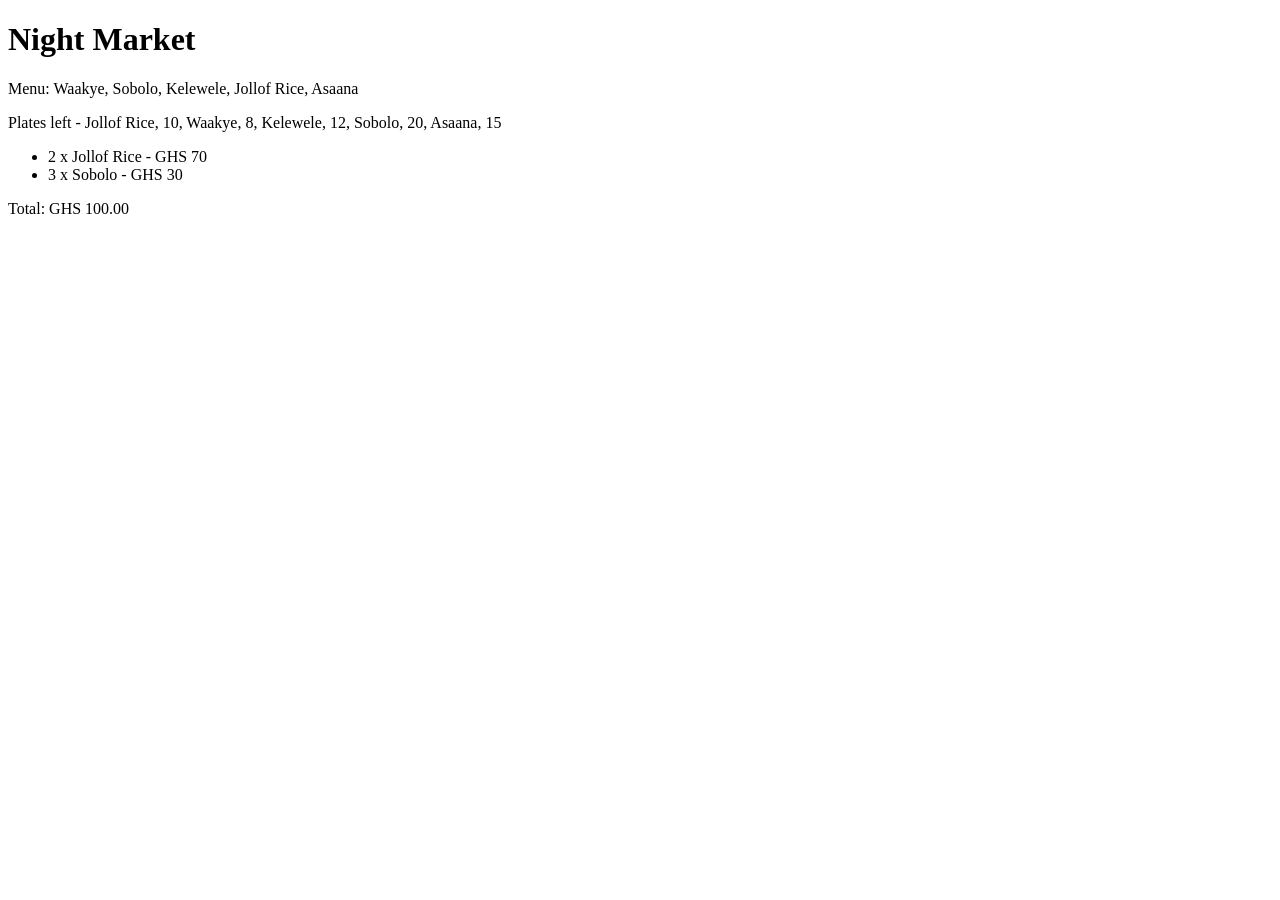
<file: lesson_10/index.html>
<!DOCTYPE html>
<html>

<head>
    <title>Night Market</title>
</head>

<body>
    <h1 id="bar-name"></h1>
    <p id="menu"></p>
    <p id="stock"></p>
    <ul id="order"></ul>
    <p id="total"></p>

    <script src="chopbar.js"></script>
</body>

</html>
</file>
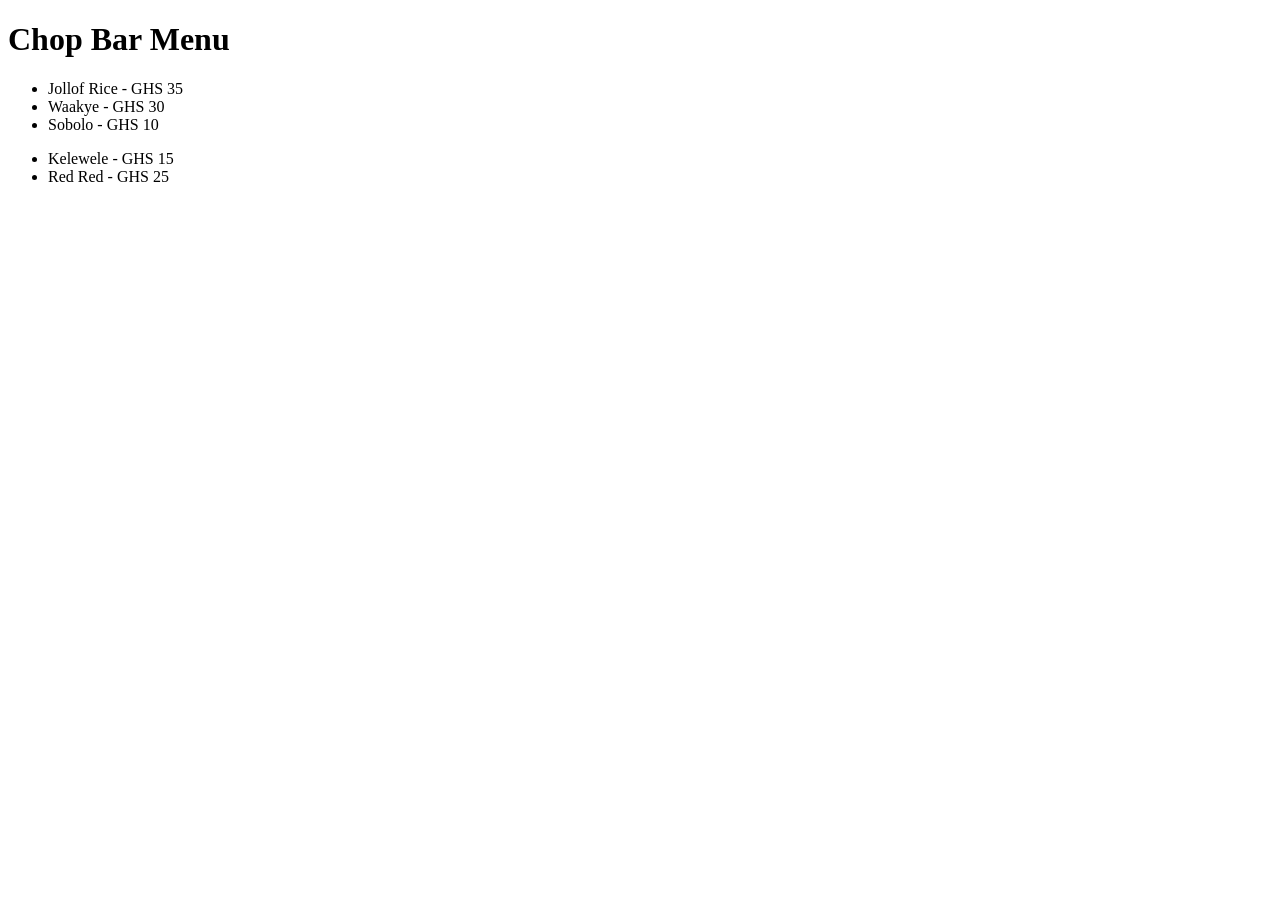
<file: lesson_11/index.html>
<!DOCTYPE html>
<html>

<head>
    <title>Night Market</title>
</head>

<body>
    <h1>Chop Bar Menu</h1>
    <ul id="menu"></ul>
    <ul id="specials"></ul>
    <p id="confirmation"></p>

    <script src="chopbar.js"></script>
</body>

</html>
</file>
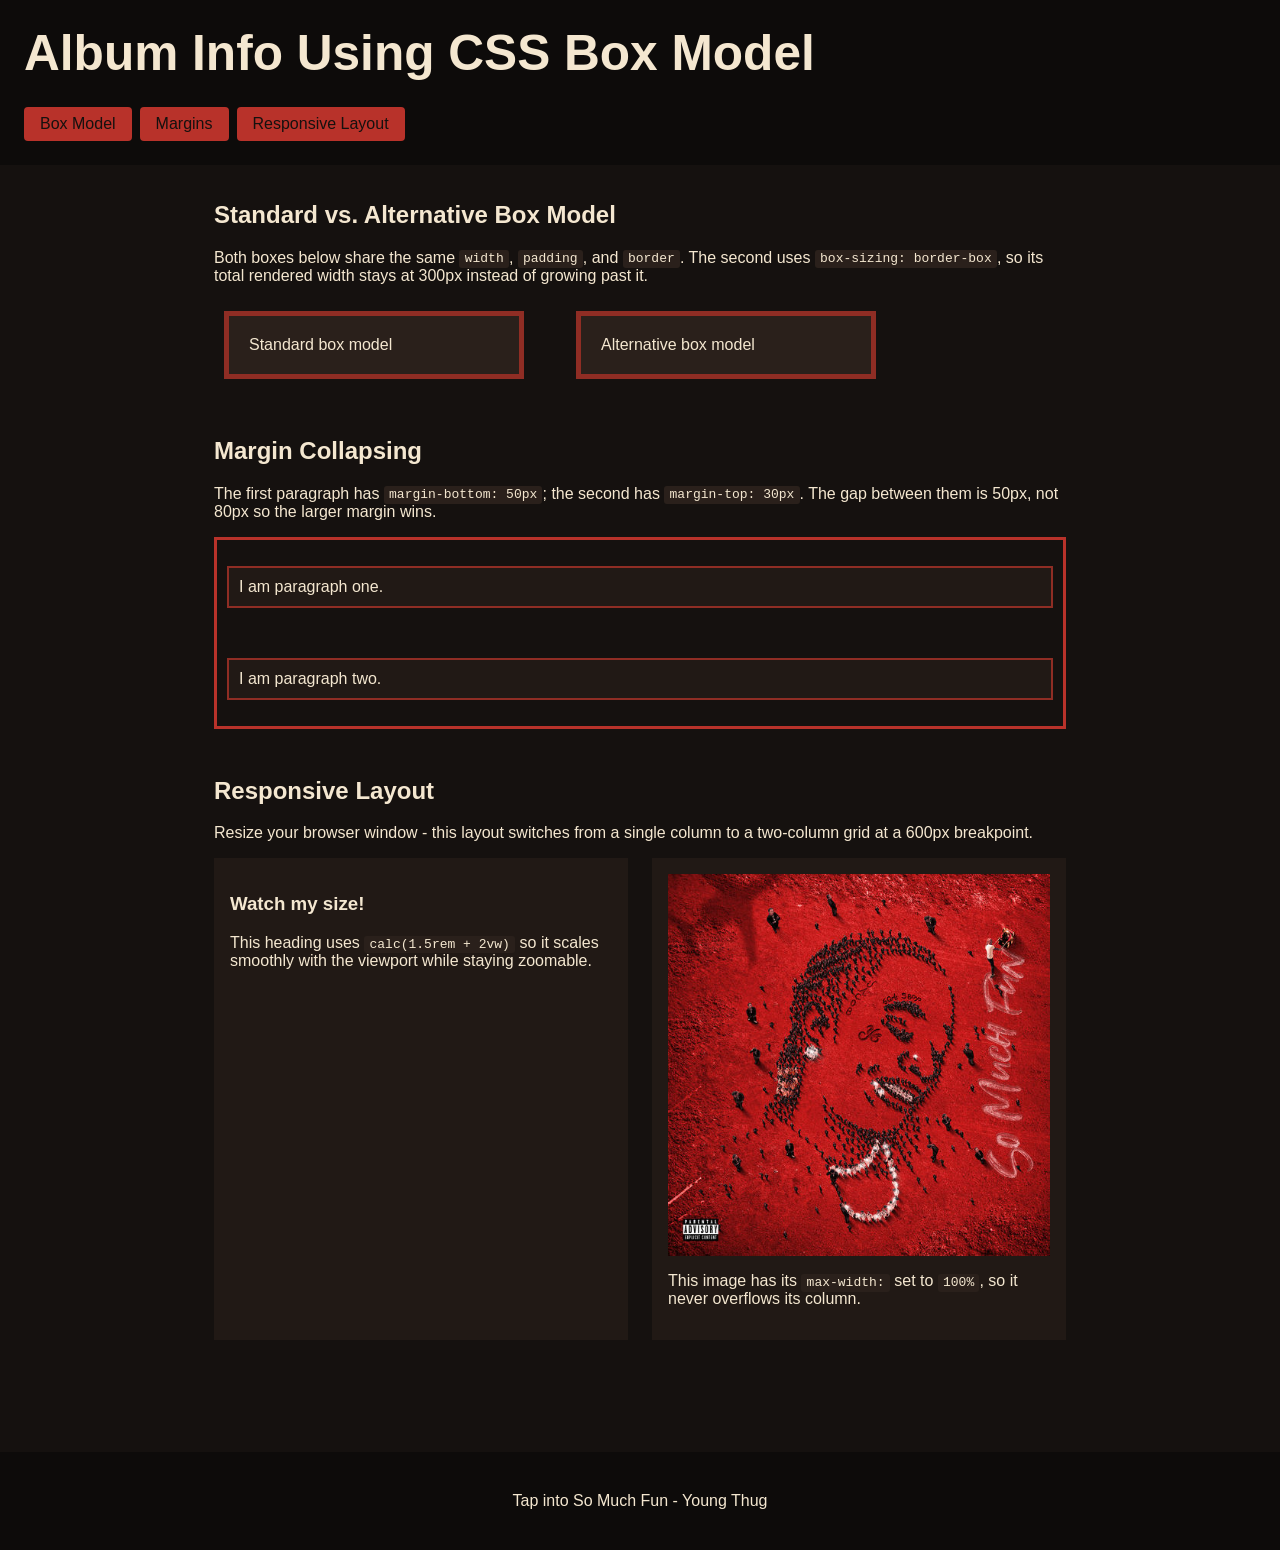
<file: lesson_7/index.html>
<!DOCTYPE html>
<html lang="en">
<head>
  <meta charset="UTF-8" />
  <meta name="viewport" content="width=device-width" />
  <title>Album Info Using CSS Box Model</title>
  <link rel="stylesheet" href="styles.css" />
</head>
<body>

  <header>
    <h1>Album Info Using CSS Box Model</h1>
    <nav>
      <ul class="nav-list">
        <li><a href="#box-model">Box Model</a></li>
        <li><a href="#margins">Margins</a></li>
        <li><a href="#responsive">Responsive Layout</a></li>
      </ul>
    </nav>
  </header>

  <main>

    <section id="box-model">
      <h2>Standard vs. Alternative Box Model</h2>
      <p>Both boxes below share the same <code>width</code>, <code>padding</code>, and <code>border</code>.
         The second uses <code>box-sizing: border-box</code>, so its total rendered width stays at 300px
         instead of growing past it.</p>
      <div class="box-demo">
        <div class="box standard">Standard box model</div>
        <div class="box alternate">Alternative box model</div>
      </div>
    </section>

    <section id="margins">
      <h2>Margin Collapsing</h2>
      <p>The first paragraph has <code>margin-bottom: 50px</code>; the second has
         <code>margin-top: 30px</code>. The gap between them is 50px, not 80px so the larger margin wins.</p>
      <div class="container">
        <p class="p-one">I am paragraph one.</p>
        <p class="p-two">I am paragraph two.</p>
      </div>
    </section>

    <section id="responsive">
      <h2>Responsive Layout</h2>
      <p>Resize your browser window - this layout switches from a single column to a two-column grid
         at a 600px breakpoint.</p>
      <div class="wrapper">
        <div class="col1">
          <h3>Watch my size!</h3>
          <p>This heading uses <code>calc(1.5rem + 2vw)</code> so it scales smoothly with the viewport
             while staying zoomable.</p>
        </div>
        <div class="col2">
          <img src="smf.jpg" alt="An image of the album cover for 'So Much Fun' by Young Thug" />
          <p>This image has its <code>max-width:</code> set to <code>100%</code>, so it never overflows its column.</p>
        </div>
      </div>
    </section>

  </main>

  <footer>
    <p>Tap into So Much Fun - Young Thug</p>
  </footer>

</body>
</html>
</file>
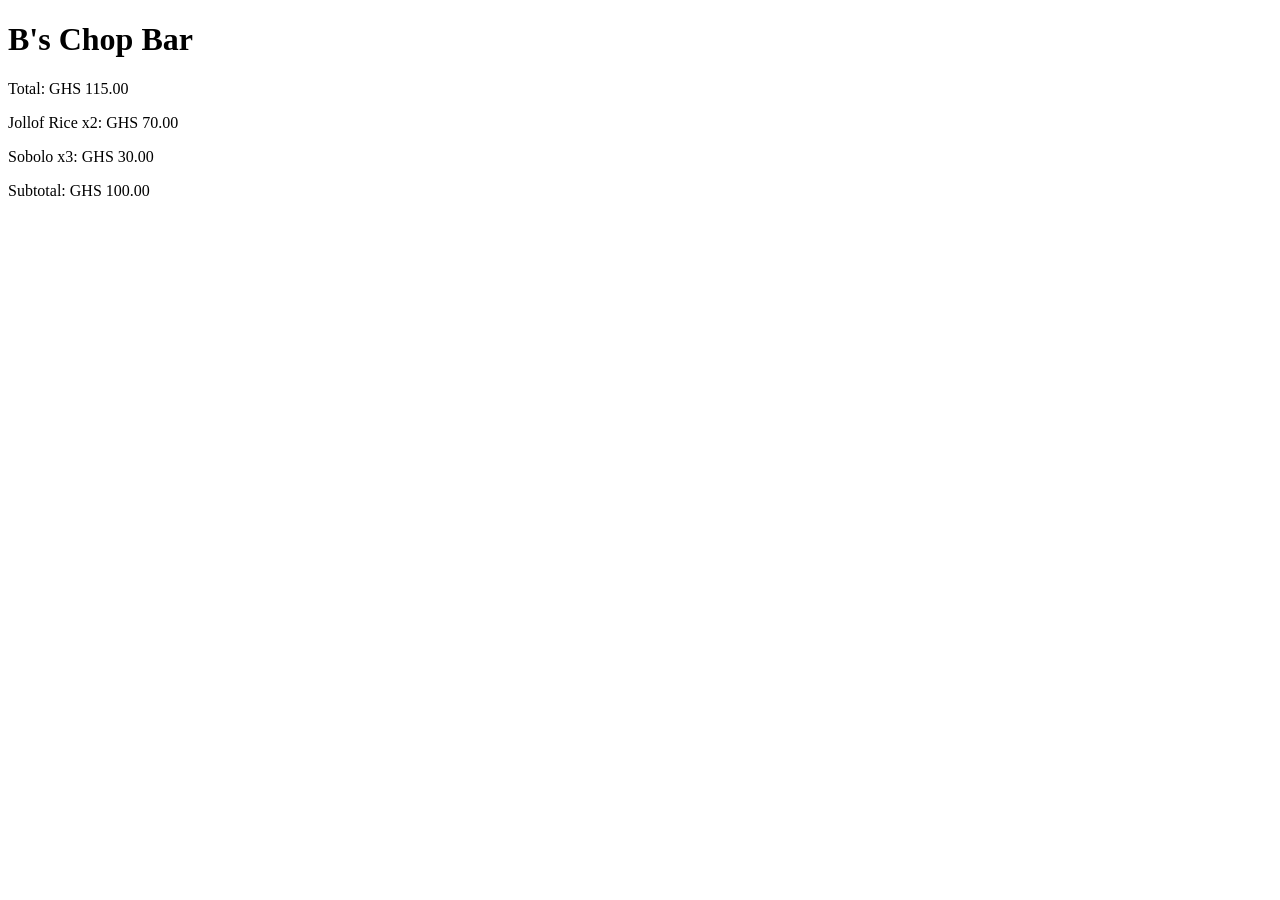
<file: lesson_8/index.html>
<!doctype html>
<html lang="en">
<head>
    <meta charset="UTF-8">
    <meta name="viewport" content="width=device-width, initial-scale=1.0">
    <title>B's Chop Bar</title>
</head>
<body>
    <h1 id ="bar-name"></h1>
    <p id="bill"></p>
    <div id="receipt"></div>

    <noscript>Please enable JavaScript to see your bill</noscript>

    <script src="chopbar.js"></script>
</body>
</html>
</file>
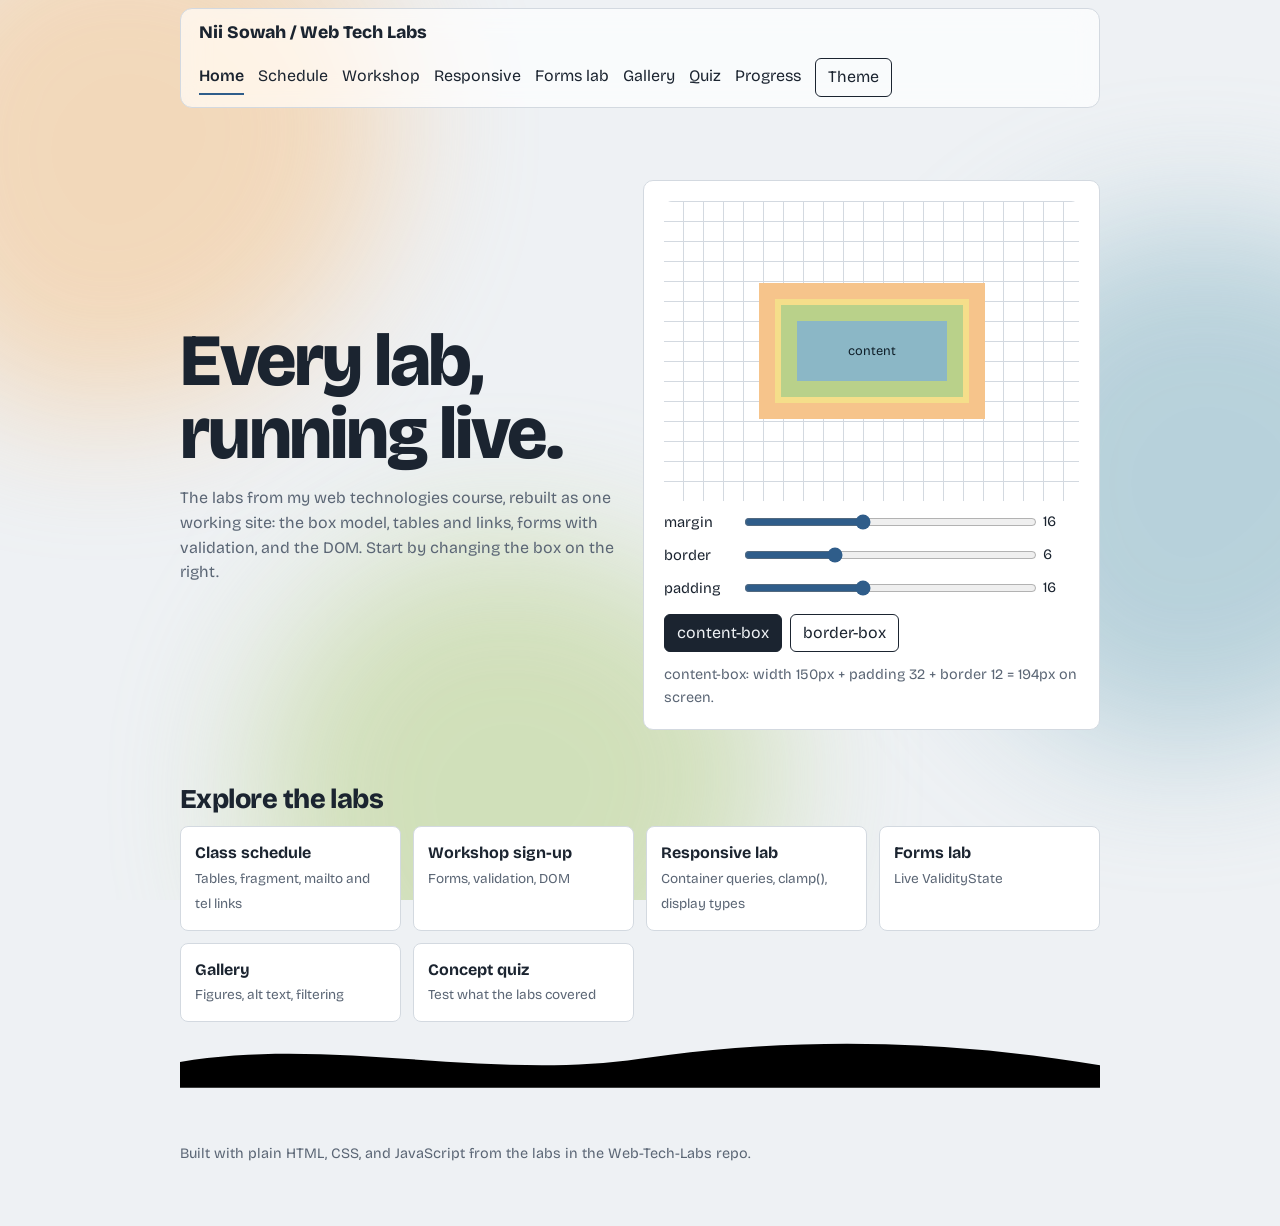
<file: Synthesis/index.html>
<!doctype html>
<html lang="en">
  <head>
    <meta charset="utf-8">
    <meta
      name="viewport"
      content="width=device-width, initial-scale=1, viewport-fit=cover"
    >
    <title>Web Tech Labs: Nii Sowah</title>
    <link
      rel="stylesheet"
      href="https://fonts.googleapis.com/css2?family=Bricolage+Grotesque:wght@400;600;800&display=swap"
    >
    <link rel="stylesheet" href="styles.css">
  </head>

  <body>
    <div class="blobs" aria-hidden="true">
      <i></i>
      <i></i>
      <i></i>
    </div>

    <div class="wrap">
      <header class="top">
        <strong>Nii Sowah / Web Tech Labs</strong>
        <nav aria-label="Pages">
          <a href="#home">Home</a>
          <a href="#schedule">Schedule</a>
          <a href="#signup">Workshop</a>
          <a href="#responsive">Responsive</a>
          <a href="#forms">Forms lab</a>
          <a href="#gallery">Gallery</a>
          <a href="#quiz">Quiz</a>
          <a href="#progress">Progress</a>
          <button id="theme" type="button" aria-label="Toggle dark mode">
            Theme
          </button>
        </nav>
      </header>

      <main>
        <section class="page on" id="home">
          <div class="hero">
            <div>
              <h1>Every lab, running live.</h1>
              <p class="lede">
                The labs from my web technologies course, rebuilt as one
                working site: the box model, tables and links, forms with
                validation, and the DOM. Start by changing the box on the
                right.
              </p>
            </div>

            <div class="lab" aria-label="Box model playground">
              <div class="stage">
                <div id="L-m">
                  <div id="L-b">
                    <div id="L-p">
                      <div id="L-c">content</div>
                    </div>
                  </div>
                </div>
              </div>

              <div class="ctrl">
                <label for="rm">margin</label>
                <input id="rm" type="range" min="0" max="40" value="16">
                <output id="om">16</output>
              </div>
              <div class="ctrl">
                <label for="rb">border</label>
                <input id="rb" type="range" min="0" max="20" value="6">
                <output id="ob">6</output>
              </div>
              <div class="ctrl">
                <label for="rp">padding</label>
                <input id="rp" type="range" min="0" max="40" value="16">
                <output id="op">16</output>
              </div>

              <div class="seg" role="group" aria-label="box-sizing">
                <button
                  type="button"
                  data-bs="content-box"
                  aria-pressed="true"
                >
                  content-box
                </button>
                <button
                  type="button"
                  data-bs="border-box"
                  aria-pressed="false"
                >
                  border-box
                </button>
              </div>
              <p class="read" id="read" aria-live="polite"></p>
            </div>
          </div>

          <h2 style="margin-top: 48px">Explore the labs</h2>
          <div class="cards" id="cards"></div>
        </section>

        <section class="page" id="schedule">
          <h2>Class schedule</h2>
          <p class="lede">
            From the links and tables lab. Click a course to jump to its
            details, using fragment links.
          </p>
          <div class="scroll">
            <table>
              <caption>Weekly class schedule, fall semester</caption>
              <thead>
                <tr>
                  <th scope="col">Time</th>
                  <th scope="col">Monday</th>
                  <th scope="col">Tuesday</th>
                  <th scope="col">Wednesday</th>
                  <th scope="col">Thursday</th>
                  <th scope="col">Friday</th>
                </tr>
              </thead>
              <tbody id="rows"></tbody>
            </table>
          </div>
          <div class="courses" id="courses"></div>
        </section>

        <section class="page" id="signup">
          <h2>Workshop sign-up</h2>
          <p class="lede">
            From the forms lab. HTML attributes handle the validation, CSS
            shows the state, and the DOM builds the confirmation.
          </p>
          <div class="lab">
            <form id="f" novalidate>
              <div class="field">
                <label for="name">Name</label>
                <input
                  type="text"
                  id="name"
                  name="name"
                  required
                  minlength="2"
                  autocomplete="name"
                >
              </div>
              <div class="field">
                <label for="email">Email</label>
                <input
                  type="email"
                  id="email"
                  name="email"
                  required
                  autocomplete="email"
                >
                <span class="hint">Used only to send your workshop link.</span>
              </div>
              <div class="field">
                <label for="phone">Phone (optional)</label>
                <input
                  type="tel"
                  id="phone"
                  name="phone"
                  pattern="[0-9 +().\-]{7,}"
                  placeholder="555-0100"
                >
              </div>

              <fieldset>
                <legend>Experience level</legend>
                <label>
                  <input
                    type="radio"
                    name="level"
                    value="beginner"
                    required
                    checked
                  >
                  Beginner
                </label>
                <label>
                  <input
                    type="radio"
                    name="level"
                    value="intermediate"
                  >
                  Intermediate
                </label>
                <label>
                  <input type="radio" name="level" value="advanced">
                  Advanced
                </label>
              </fieldset>

              <fieldset>
                <legend>Topics you want</legend>
                <label>
                  <input
                    type="checkbox"
                    name="topics"
                    value="CSS and layout"
                  >
                  CSS and layout
                </label>
                <label>
                  <input
                    type="checkbox"
                    name="topics"
                    value="Form validation"
                  >
                  Form validation
                </label>
                <label>
                  <input
                    type="checkbox"
                    name="topics"
                    value="DOM and JavaScript"
                  >
                  DOM and JavaScript
                </label>
              </fieldset>

              <div class="field">
                <label for="bio">
                  One thing you want to build (optional)
                </label>
                <textarea
                  id="bio"
                  name="bio"
                  maxlength="120"
                ></textarea>
                <output class="hint" for="bio" id="cnt">
                  120 characters left
                </output>
              </div>
              <button class="primary" type="submit">Reserve my spot</button>
            </form>

            <div id="done" tabindex="-1">
              <h3>You're in.</h3>
              <dl id="sum"></dl>
              <button type="button" id="again">
                Sign up another person
              </button>
            </div>
          </div>
        </section>

        <section class="page" id="progress">
          <h2>Lab progress</h2>
          <p class="lede">
            Last repo check: 11 commits, lessons 8 to 11 still empty. Add
            content there and I'll build the next pages.
          </p>
          <ul class="labs" id="labs"></ul>
        </section>

        <section class="page" id="responsive">
          <h2>Responsive lab</h2>
          <p class="lede">
            From the box model and responsive lab. Drag the corner of the
            dashed frame, or use the slider. The grid reacts to the frame's
            width with container queries, the same idea as media queries.
          </p>
          <div class="lab">
            <div class="ctrl">
              <label for="fw">frame width</label>
              <input id="fw" type="range" min="240" max="900" value="700">
              <output id="fo">700</output>
            </div>
            <div id="frame">
              <div class="g">
                <div>One</div>
                <div>Two</div>
                <div>Three</div>
                <div>Four</div>
                <div>Five</div>
                <div>Six</div>
              </div>
            </div>
            <p class="read" id="bp" aria-live="polite"></p>
            <p class="fluid">This heading scales with clamp()</p>
            <p class="read">
              Window width: <b id="vw"></b>px. Resize your browser to watch
              the heading change size.
            </p>
          </div>
          <h2 style="margin-top: 32px">Block, inline, inline-block</h2>
          <div class="lab disp">
            <span class="bl">block: takes the full row</span>
            <span class="il">inline: ignores width</span>
            <span class="il">inline: flows with text</span>
            <span class="ib">inline-block: has a size</span>
            <span class="ib">inline-block</span>
          </div>
        </section>

        <section class="page" id="forms">
          <h2>Forms lab</h2>
          <p class="lede">
            From the forms and HTML APIs notes. Pick a constraint, type a
            value, and see the browser's ValidityState update live.
          </p>
          <div class="lab">
            <div class="field">
              <label for="kind">Constraint</label>
              <select id="kind">
                <option value="email">type="email"</option>
                <option value="num">type="number" min=1 max=10</option>
                <option value="pat">pattern="[A-Z]{3}[0-9]{2}"</option>
                <option value="len">required minlength=4</option>
              </select>
            </div>
            <div class="field" style="margin-top: 12px">
              <label for="probe">Try a value</label>
              <input id="probe" type="email" required>
            </div>
            <p class="read" id="msg" aria-live="polite"></p>
            <div id="flags"></div>
          </div>
        </section>

        <section class="page" id="gallery">
          <h2>Gallery</h2>
          <p class="lede">
            From the first HTML lab, which used images with alt text. Your
            meme files weren't available to me, so these are generated
            placeholders. Each one still uses <code>figure</code>,
            <code>figcaption</code> and real <code>alt</code> text.
          </p>
          <div class="seg" id="tags" role="group" aria-label="Filter"></div>
          <div class="gal" id="gal" style="margin-top: 14px"></div>
        </section>

        <section class="page" id="quiz">
          <h2>Concept quiz</h2>
          <p class="lede">Five questions on what the labs covered.</p>
          <div class="lab" id="qbox"></div>
        </section>
      </main>

      <svg
        class="wave"
        viewBox="0 0 1440 90"
        preserveAspectRatio="none"
        aria-hidden="true"
      >
        <path d="M0 50 C240 10 480 80 720 45 S1200 15 1440 55 V90 H0Z"/>
        <path d="M0 65 C300 30 520 90 800 55 S1240 35 1440 70 V90 H0Z"/>
      </svg>

      <footer>
        Built with plain HTML, CSS, and JavaScript from the labs in the
        Web-Tech-Labs repo.
      </footer>
    </div>

    <script src="script.js" defer></script>
  </body>
</html>
</file>
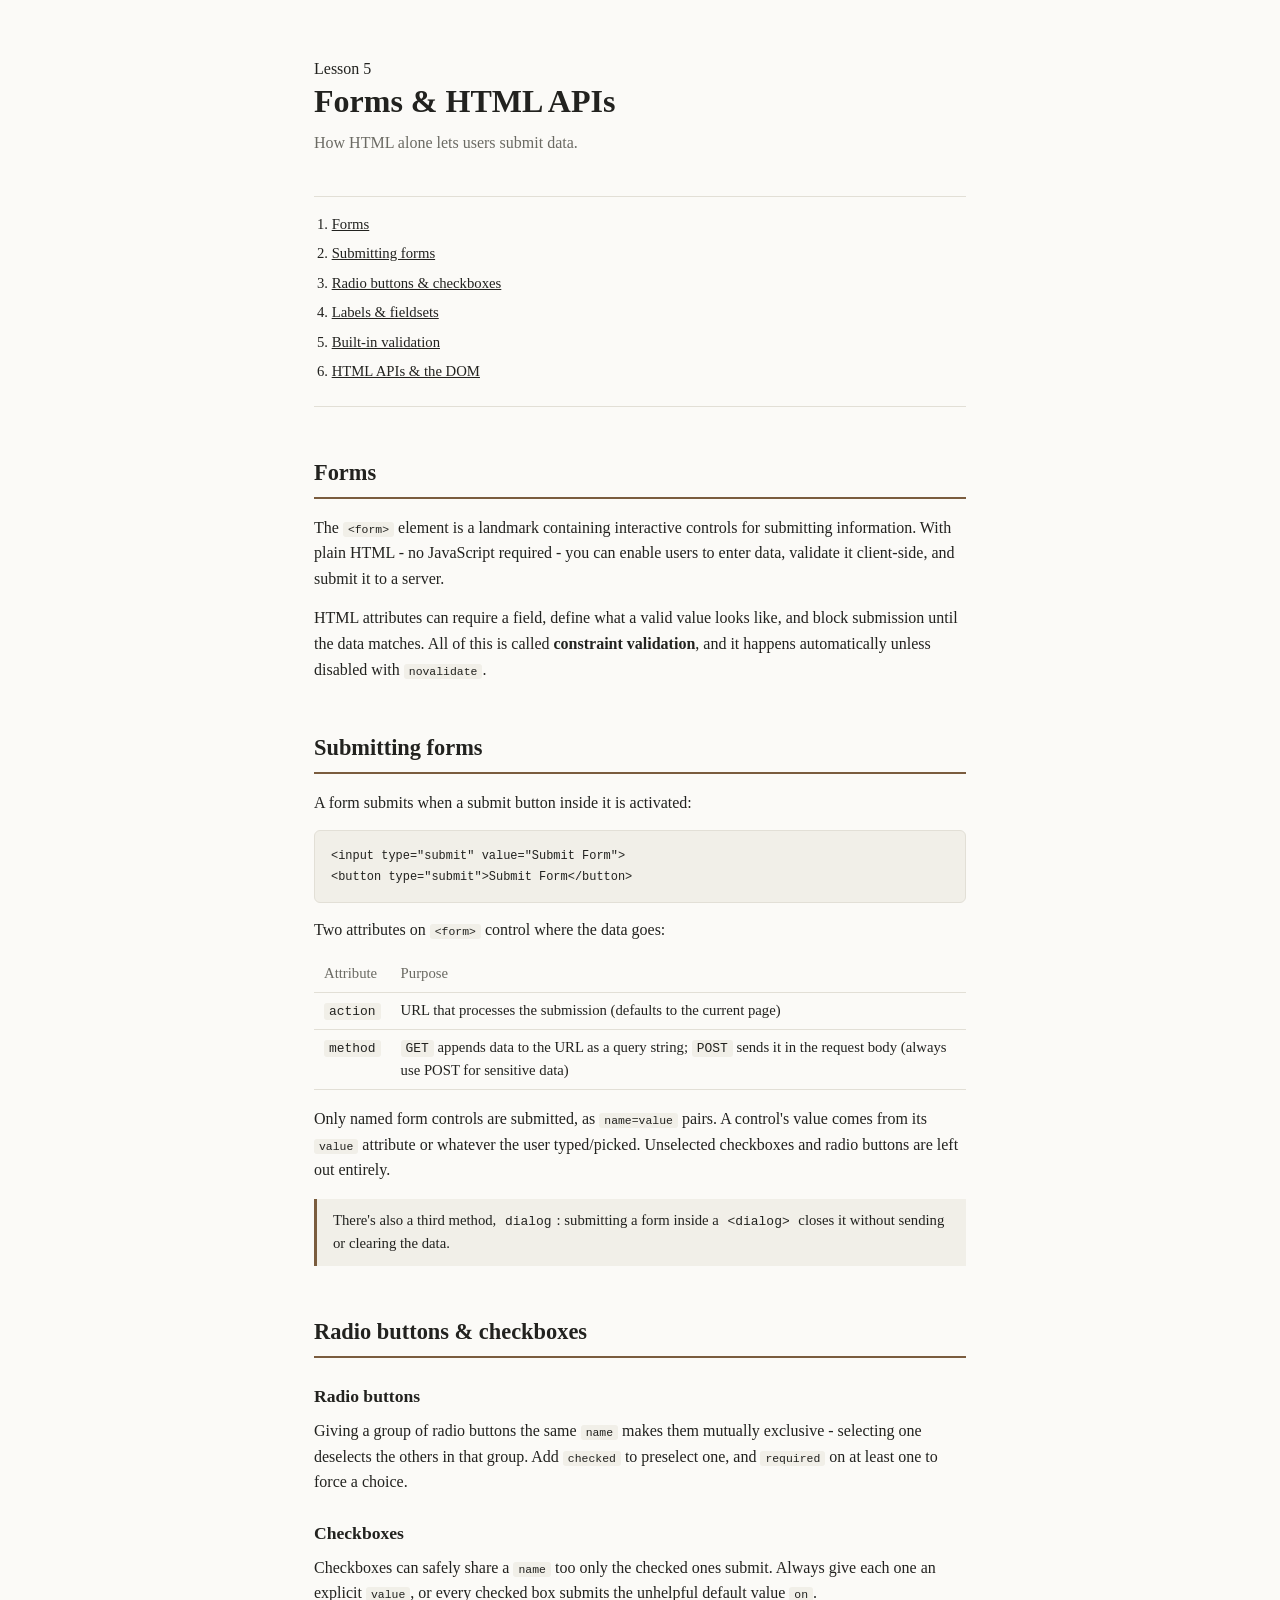
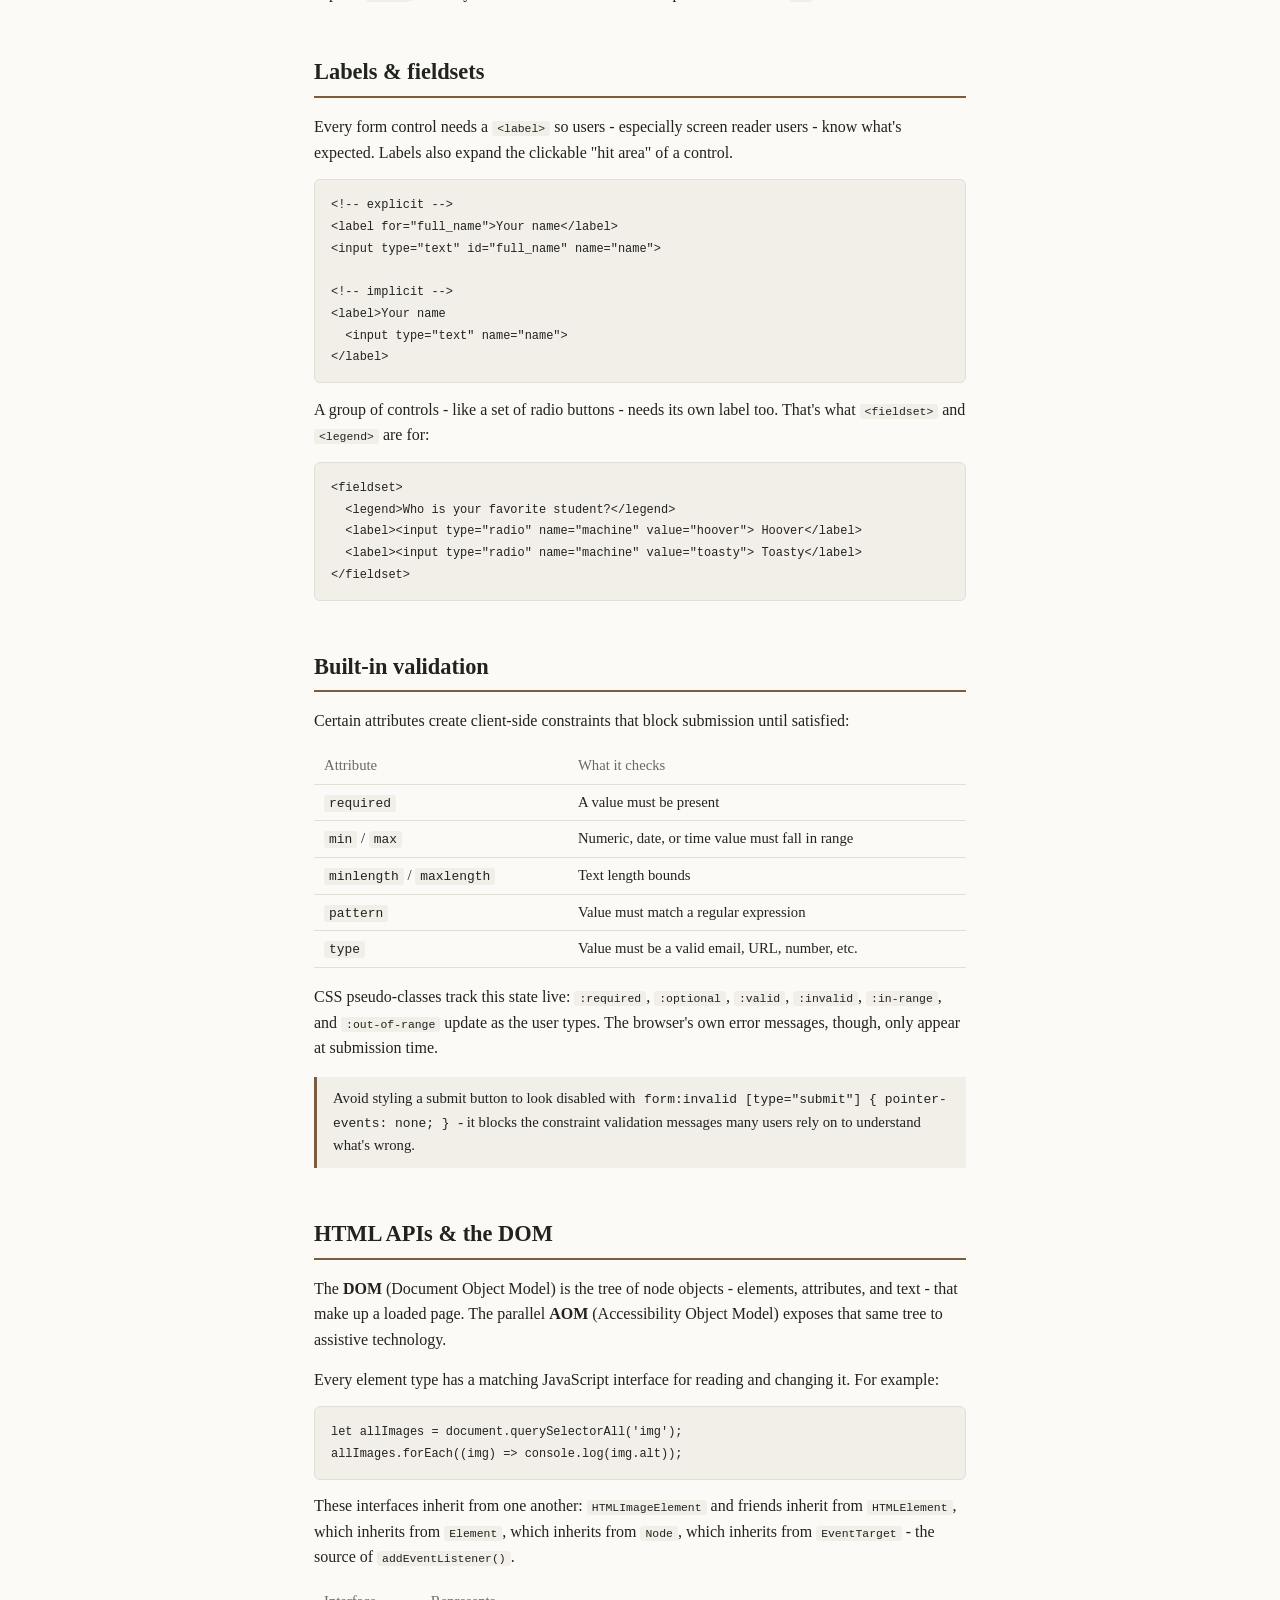
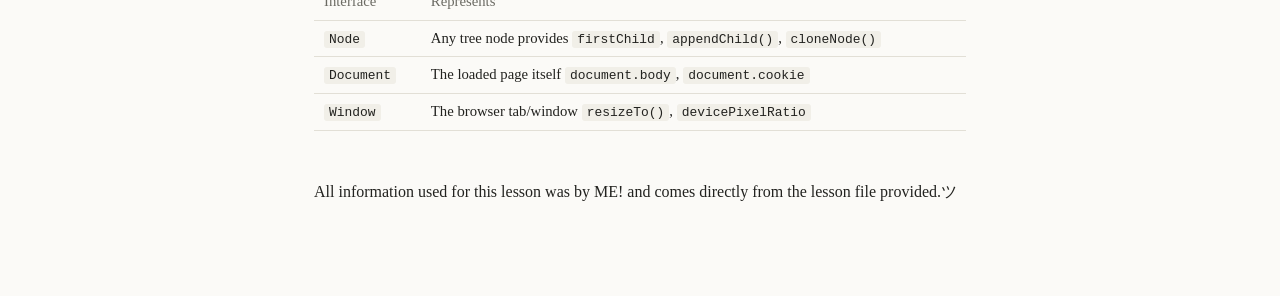
<file: Lesson 5(actually 6).html>
<!doctype html>
<html lang="en">
<head>
<meta charset="utf-8" />
<title>Lesson 5: Forms & HTML APIs ツ</title>
<style>
  :root {
    --bg: #fbfaf7;
    --text: #22221f;
    --dim: #6b6a63;
    --accent: #7a5c3e;
    --line: #e2dfd6;
    --code-bg: #f1efe8;
    padding-top:0px;
    padding-bottom: 0px;
  }
  * { box-sizing: border-box; }
  body {
    margin: 0;
    background: var(--bg);
    color: var(--text);
    line-height: 1.6;
  }
  .wrap { max-width: 700px; margin: 0 auto; padding: 56px 24px 80px; }

  header { margin-bottom: 40px; }
  .kicker { color: var(--accent); font-size: 0.85rem; letter-spacing: 0.03em; margin: 0 0 8px; }
  h1 { font-size: 2rem; line-height: 1.2; margin: 0 0 10px; }
  .sub { color: var(--dim); margin: 0; max-width: 55ch; }

  nav.toc {
    border-top: 1px solid var(--line);
    border-bottom: 1px solid var(--line);
    padding: 16px 0;
    margin: 32px 0 48px;
    font-size: 0.92rem;
  }
  nav.toc ol { margin: 0; padding-left: 1.2em; }
  nav.toc a { color: var(--text); }

  section { margin-bottom: 48px; }
  h2 {
    font-size: 1.4rem;
    border-bottom: 2px solid var(--accent);
    padding-bottom: 6px;
    margin: 0 0 16px;
  }
  h3 { font-size: 1.1rem; margin: 24px 0 8px; }
  p { margin: 0 0 14px; }
  ul, ol { margin: 0 0 14px; padding-left: 1.3em; }
  li { margin-bottom: 6px; }

  code {
    background: var(--code-bg);
    padding: 1px 5px;
    border-radius: 3px;
    font-size: 0.88em;
  }
  pre {
    background: var(--code-bg);
    border: 1px solid var(--line);
    border-radius: 6px;
    padding: 14px 16px;
    overflow-x: auto;
    font-size: 0.85rem;
  }
  pre code { background: none; padding: 0; }

  .note {
    border-left: 3px solid var(--accent);
    background: var(--code-bg);
    padding: 10px 16px;
    font-size: 0.92rem;
    margin: 16px 0;
  }

  table { width: 100%; border-collapse: collapse; margin: 12px 0 16px; font-size: 0.92rem; }
  th, td { text-align: left; padding: 6px 10px; border-bottom: 1px solid var(--line); vertical-align: top; }
  th { color: var(--dim); font-weight: normal; }


</style>
</head>
<body>
<div class="wrap">

  <header>
    <kicker>Lesson 5</kicker>
    <h1>Forms &amp; HTML APIs</h1>
    <p class="sub">How HTML alone lets users submit data.</p>
  </header>

  <nav class="toc">
    <ol>
      <li><a href="#forms">Forms</a></li>
      <li><a href="#submitting">Submitting forms</a></li>
      <li><a href="#controls">Radio buttons &amp; checkboxes</a></li>
      <li><a href="#labels">Labels &amp; fieldsets</a></li>
      <li><a href="#validation">Built-in validation</a></li>
      <li><a href="#apis">HTML APIs &amp; the DOM</a></li>
    </ol>
  </nav>

  <section id="forms">
    <h2>Forms</h2>
    <p>The <code>&lt;form&gt;</code> element is a landmark containing interactive controls for submitting information. With plain HTML - no JavaScript required - you can enable users to enter data, validate it client-side, and submit it to a server.</p>
    <p>HTML attributes can require a field, define what a valid value looks like, and block submission until the data matches. All of this is called <strong>constraint validation</strong>, and it happens automatically unless disabled with <code>novalidate</code>.</p>
  </section>

  <section id="submitting">
    <h2>Submitting forms</h2>
    <p>A form submits when a submit button inside it is activated:</p>
    <pre><code>&lt;input type="submit" value="Submit Form"&gt;
&lt;button type="submit"&gt;Submit Form&lt;/button&gt;</code></pre>
    <p>Two attributes on <code>&lt;form&gt;</code> control where the data goes:</p>
    <table>
      <tr><th>Attribute</th><th>Purpose</th></tr>
      <tr><td><code>action</code></td><td>URL that processes the submission (defaults to the current page)</td></tr>
      <tr><td><code>method</code></td><td><code>GET</code> appends data to the URL as a query string; <code>POST</code> sends it in the request body (always use POST for sensitive data)</td></tr>
    </table>
    <p>Only named form controls are submitted, as <code>name=value</code> pairs. A control's value comes from its <code>value</code> attribute or whatever the user typed/picked. Unselected checkboxes and radio buttons are left out entirely.</p>
    <div class="note">There's also a third method, <code>dialog</code>: submitting a form inside a <code>&lt;dialog&gt;</code> closes it without sending or clearing the data.</div>
  </section>

  <section id="controls">
    <h2>Radio buttons &amp; checkboxes</h2>
    <h3>Radio buttons</h3>
    <p>Giving a group of radio buttons the same <code>name</code> makes them mutually exclusive - selecting one deselects the others in that group. Add <code>checked</code> to preselect one, and <code>required</code> on at least one to force a choice.</p>
    <h3>Checkboxes</h3>
    <p>Checkboxes can safely share a <code>name</code> too  only the checked ones submit. Always give each one an explicit <code>value</code>, or every checked box submits the unhelpful default value <code>on</code>.</p>
  </section>

  <section id="labels">
    <h2>Labels &amp; fieldsets</h2>
    <p>Every form control needs a <code>&lt;label&gt;</code> so users - especially screen reader users - know what's expected. Labels also expand the clickable "hit area" of a control.</p>
    <pre><code>&lt;!-- explicit --&gt;
&lt;label for="full_name"&gt;Your name&lt;/label&gt;
&lt;input type="text" id="full_name" name="name"&gt;

&lt;!-- implicit --&gt;
&lt;label&gt;Your name
  &lt;input type="text" name="name"&gt;
&lt;/label&gt;</code></pre>
    <p>A group of controls - like a set of radio buttons - needs its own label too. That's what <code>&lt;fieldset&gt;</code> and <code>&lt;legend&gt;</code> are for:</p>
    <pre><code>&lt;fieldset&gt;
  &lt;legend&gt;Who is your favorite student?&lt;/legend&gt;
  &lt;label&gt;&lt;input type="radio" name="machine" value="hoover"&gt; Hoover&lt;/label&gt;
  &lt;label&gt;&lt;input type="radio" name="machine" value="toasty"&gt; Toasty&lt;/label&gt;
&lt;/fieldset&gt;</code></pre>
  </section>

  <section id="validation">
    <h2>Built-in validation</h2>
    <p>Certain attributes create client-side constraints that block submission until satisfied:</p>
    <table>
      <tr><th>Attribute</th><th>What it checks</th></tr>
      <tr><td><code>required</code></td><td>A value must be present</td></tr>
      <tr><td><code>min</code> / <code>max</code></td><td>Numeric, date, or time value must fall in range</td></tr>
      <tr><td><code>minlength</code> / <code>maxlength</code></td><td>Text length bounds</td></tr>
      <tr><td><code>pattern</code></td><td>Value must match a regular expression</td></tr>
      <tr><td><code>type</code></td><td>Value must be a valid email, URL, number, etc.</td></tr>
    </table>
    <p>CSS pseudo-classes track this state live: <code>:required</code>, <code>:optional</code>, <code>:valid</code>, <code>:invalid</code>, <code>:in-range</code>, and <code>:out-of-range</code> update as the user types. The browser's own error messages, though, only appear at submission time.</p>
    <div class="note">Avoid styling a submit button to look disabled with <code>form:invalid [type="submit"] { pointer-events: none; }</code> - it blocks the constraint validation messages many users rely on to understand what's wrong.</div>
  </section>

  <section id="apis">
    <h2>HTML APIs &amp; the DOM</h2>
    <p>The <strong>DOM</strong> (Document Object Model) is the tree of node objects - elements, attributes, and text - that make up a loaded page. The parallel <strong>AOM</strong> (Accessibility Object Model) exposes that same tree to assistive technology.</p>
    <p>Every element type has a matching JavaScript interface for reading and changing it. For example:</p>
    <pre><code>let allImages = document.querySelectorAll('img');
allImages.forEach((img) => console.log(img.alt));</code></pre>
    <p>These interfaces inherit from one another: <code>HTMLImageElement</code> and friends inherit from <code>HTMLElement</code>, which inherits from <code>Element</code>, which inherits from <code>Node</code>, which inherits from <code>EventTarget</code> - the source of <code>addEventListener()</code>.</p>
    <table>
      <tr><th>Interface</th><th>Represents</th></tr>
      <tr><td><code>Node</code></td><td>Any tree node  provides <code>firstChild</code>, <code>appendChild()</code>, <code>cloneNode()</code></td></tr>
      <tr><td><code>Document</code></td><td>The loaded page itself <code>document.body</code>, <code>document.cookie</code></td></tr>
      <tr><td><code>Window</code></td><td>The browser tab/window  <code>resizeTo()</code>, <code>devicePixelRatio</code></td></tr>
    </table>
  </section>
<footer>
    <p>All information used for this lesson was by ME! and comes directly from the lesson file provided.ツ</p>
  </footer>

</div>
</body>
</html>
</file>
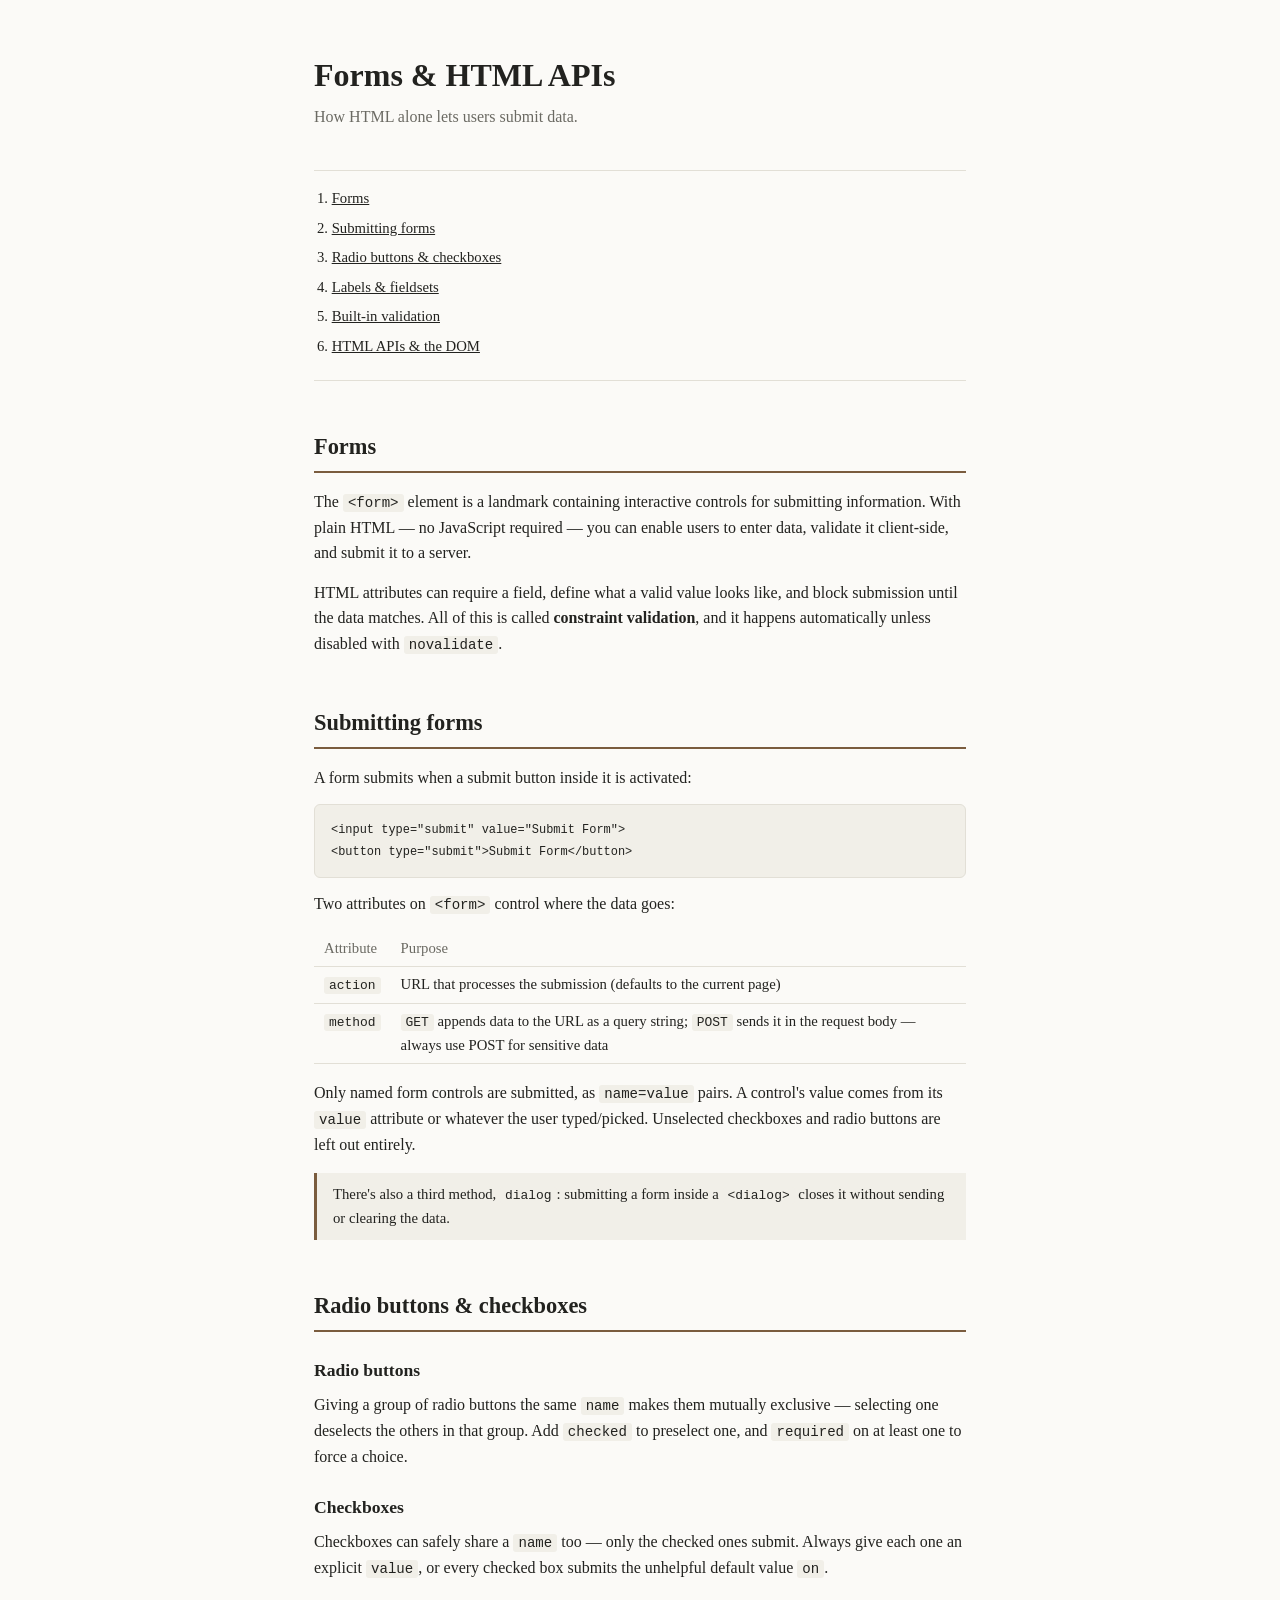
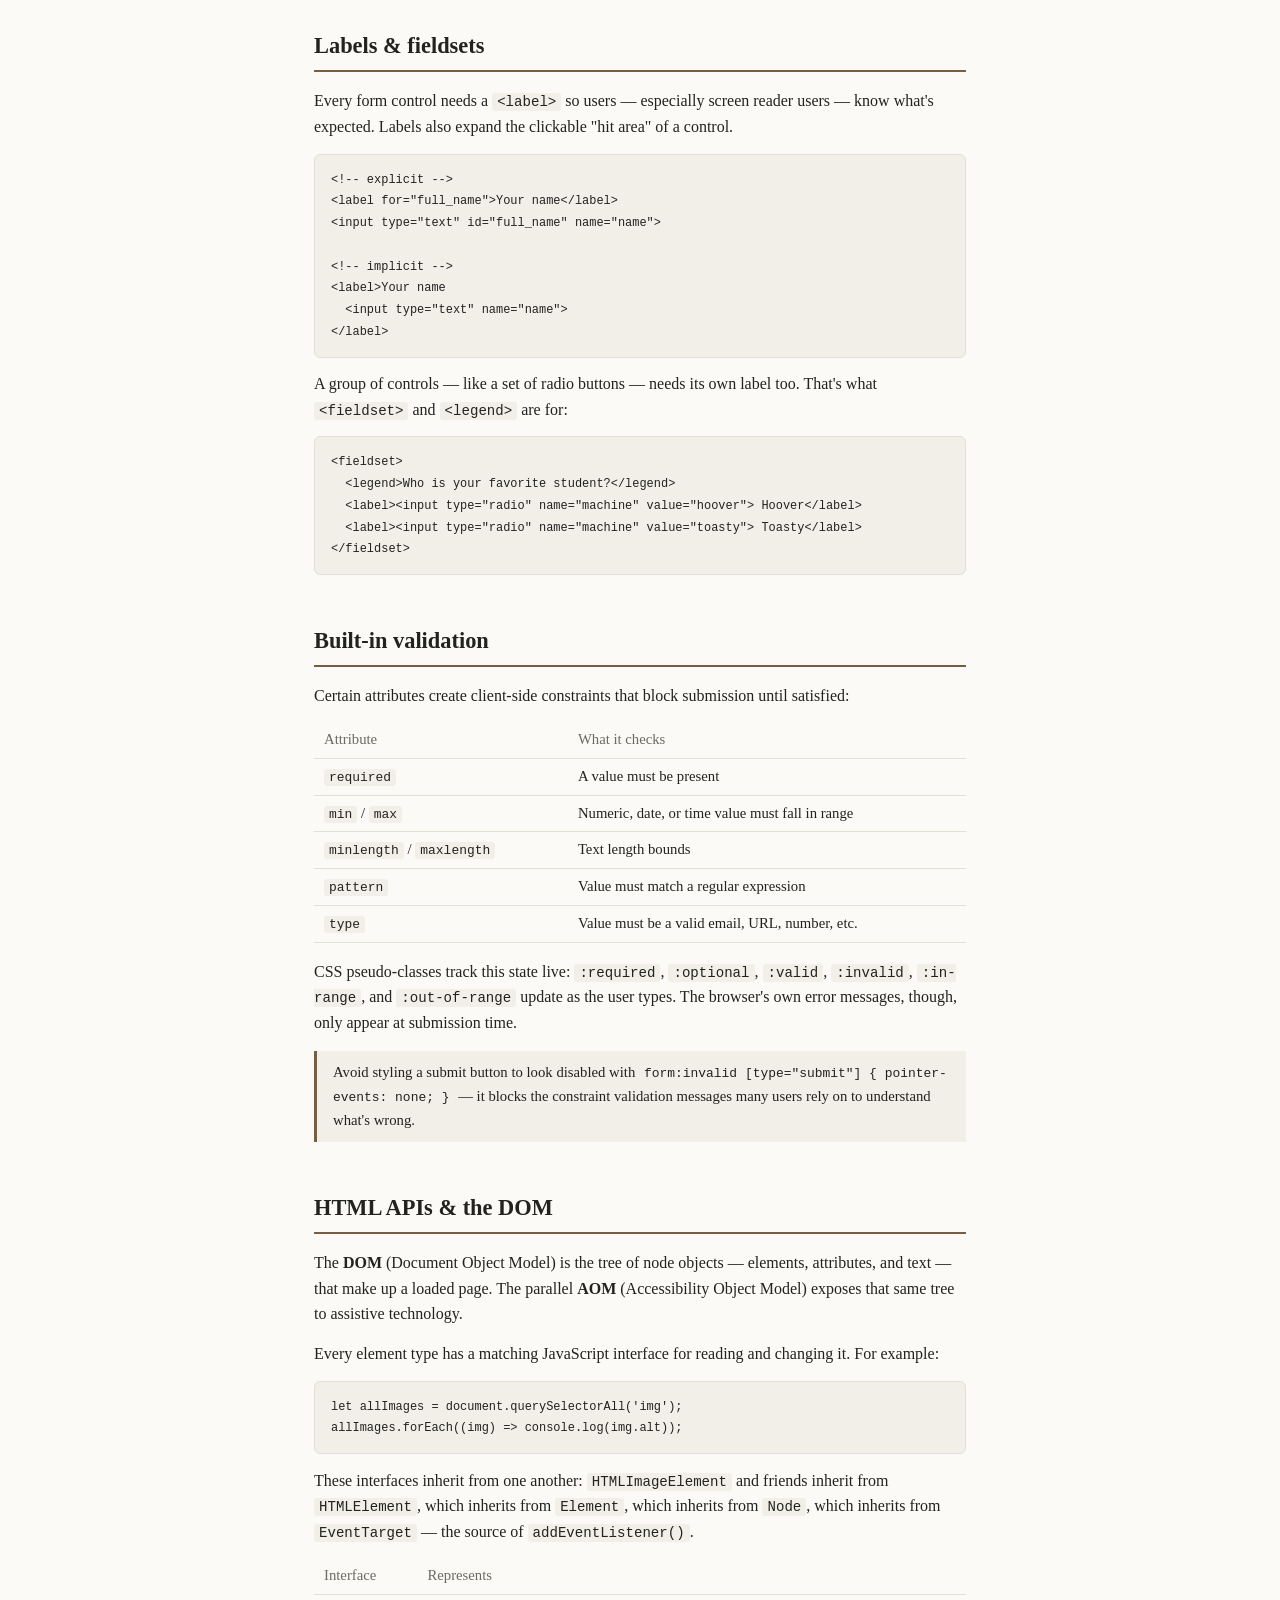
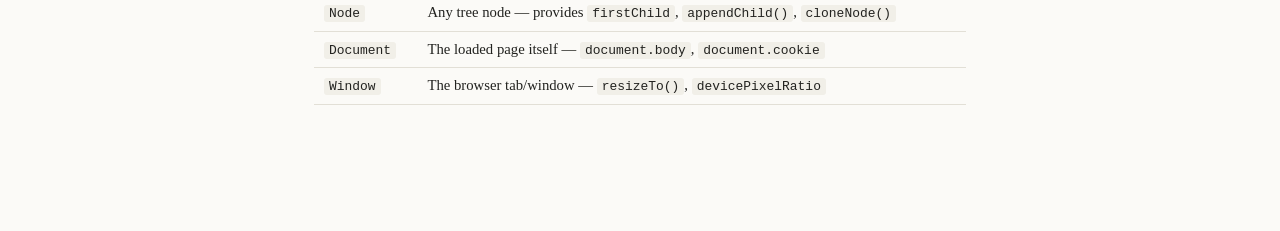
<file: Lesson 5_ Forms & HTML APIs.html>
<!doctype html>
<html lang="en">
<head>
<meta charset="utf-8" />
<title>Lesson 5: Forms & HTML APIs</title>
<style>
  :root {
    --bg: #fbfaf7;
    --text: #22221f;
    --dim: #6b6a63;
    --accent: #7a5c3e;
    --line: #e2dfd6;
    --code-bg: #f1efe8;
    padding-top: env(safe-area-inset-top, 0px);
    padding-bottom: env(safe-area-inset-bottom, 0px);
  }
  * { box-sizing: border-box; }
  body {
    margin: 0;
    background: var(--bg);
    color: var(--text);
    font-family: Georgia, "Iowan Old Style", serif;
    line-height: 1.6;
  }
  .wrap { max-width: 700px; margin: 0 auto; padding: 56px 24px 80px; }

  header { margin-bottom: 40px; }
  .kicker { color: var(--accent); font-size: 0.85rem; letter-spacing: 0.03em; margin: 0 0 8px; }
  h1 { font-size: 2rem; line-height: 1.2; margin: 0 0 10px; }
  .sub { color: var(--dim); margin: 0; max-width: 55ch; }

  nav.toc {
    border-top: 1px solid var(--line);
    border-bottom: 1px solid var(--line);
    padding: 16px 0;
    margin: 32px 0 48px;
    font-size: 0.92rem;
  }
  nav.toc ol { margin: 0; padding-left: 1.2em; }
  nav.toc a { color: var(--text); }

  section { margin-bottom: 48px; }
  h2 {
    font-size: 1.4rem;
    border-bottom: 2px solid var(--accent);
    padding-bottom: 6px;
    margin: 0 0 16px;
  }
  h3 { font-size: 1.1rem; margin: 24px 0 8px; }
  p { margin: 0 0 14px; }
  ul, ol { margin: 0 0 14px; padding-left: 1.3em; }
  li { margin-bottom: 6px; }

  code {
    font-family: "SFMono-Regular", Consolas, Menlo, monospace;
    background: var(--code-bg);
    padding: 1px 5px;
    border-radius: 3px;
    font-size: 0.88em;
  }
  pre {
    background: var(--code-bg);
    border: 1px solid var(--line);
    border-radius: 6px;
    padding: 14px 16px;
    overflow-x: auto;
    font-size: 0.85rem;
  }
  pre code { background: none; padding: 0; }

  .note {
    border-left: 3px solid var(--accent);
    background: var(--code-bg);
    padding: 10px 16px;
    font-size: 0.92rem;
    margin: 16px 0;
  }

  table { width: 100%; border-collapse: collapse; margin: 12px 0 16px; font-size: 0.92rem; }
  th, td { text-align: left; padding: 6px 10px; border-bottom: 1px solid var(--line); vertical-align: top; }
  th { color: var(--dim); font-weight: normal; }

  footer { color: var(--dim); font-size: 0.85rem; border-top: 1px solid var(--line); padding-top: 16px; margin-top: 48px; }

  @media (prefers-color-scheme: dark) {
    :root:not([data-theme="light"]) {
      --bg: #1b1a17; --text: #eae7de; --dim: #a29d8e; --accent: #d3a56d; --line: #3a3833; --code-bg: #26241f;
    }
  }
</style>
</head>
<body>
<div class="wrap">

  <header>
    <h1>Forms &amp; HTML APIs</h1>
    <p class="sub">How HTML alone lets users submit data.</p>
  </header>

  <nav class="toc">
    <ol>
      <li><a href="#forms">Forms</a></li>
      <li><a href="#submitting">Submitting forms</a></li>
      <li><a href="#controls">Radio buttons &amp; checkboxes</a></li>
      <li><a href="#labels">Labels &amp; fieldsets</a></li>
      <li><a href="#validation">Built-in validation</a></li>
      <li><a href="#apis">HTML APIs &amp; the DOM</a></li>
    </ol>
  </nav>

  <section id="forms">
    <h2>Forms</h2>
    <p>The <code>&lt;form&gt;</code> element is a landmark containing interactive controls for submitting information. With plain HTML — no JavaScript required — you can enable users to enter data, validate it client-side, and submit it to a server.</p>
    <p>HTML attributes can require a field, define what a valid value looks like, and block submission until the data matches. All of this is called <strong>constraint validation</strong>, and it happens automatically unless disabled with <code>novalidate</code>.</p>
  </section>

  <section id="submitting">
    <h2>Submitting forms</h2>
    <p>A form submits when a submit button inside it is activated:</p>
    <pre><code>&lt;input type="submit" value="Submit Form"&gt;
&lt;button type="submit"&gt;Submit Form&lt;/button&gt;</code></pre>
    <p>Two attributes on <code>&lt;form&gt;</code> control where the data goes:</p>
    <table>
      <tr><th>Attribute</th><th>Purpose</th></tr>
      <tr><td><code>action</code></td><td>URL that processes the submission (defaults to the current page)</td></tr>
      <tr><td><code>method</code></td><td><code>GET</code> appends data to the URL as a query string; <code>POST</code> sends it in the request body — always use POST for sensitive data</td></tr>
    </table>
    <p>Only named form controls are submitted, as <code>name=value</code> pairs. A control's value comes from its <code>value</code> attribute or whatever the user typed/picked. Unselected checkboxes and radio buttons are left out entirely.</p>
    <div class="note">There's also a third method, <code>dialog</code>: submitting a form inside a <code>&lt;dialog&gt;</code> closes it without sending or clearing the data.</div>
  </section>

  <section id="controls">
    <h2>Radio buttons &amp; checkboxes</h2>
    <h3>Radio buttons</h3>
    <p>Giving a group of radio buttons the same <code>name</code> makes them mutually exclusive — selecting one deselects the others in that group. Add <code>checked</code> to preselect one, and <code>required</code> on at least one to force a choice.</p>
    <h3>Checkboxes</h3>
    <p>Checkboxes can safely share a <code>name</code> too — only the checked ones submit. Always give each one an explicit <code>value</code>, or every checked box submits the unhelpful default value <code>on</code>.</p>
  </section>

  <section id="labels">
    <h2>Labels &amp; fieldsets</h2>
    <p>Every form control needs a <code>&lt;label&gt;</code> so users — especially screen reader users — know what's expected. Labels also expand the clickable "hit area" of a control.</p>
    <pre><code>&lt;!-- explicit --&gt;
&lt;label for="full_name"&gt;Your name&lt;/label&gt;
&lt;input type="text" id="full_name" name="name"&gt;

&lt;!-- implicit --&gt;
&lt;label&gt;Your name
  &lt;input type="text" name="name"&gt;
&lt;/label&gt;</code></pre>
    <p>A group of controls — like a set of radio buttons — needs its own label too. That's what <code>&lt;fieldset&gt;</code> and <code>&lt;legend&gt;</code> are for:</p>
    <pre><code>&lt;fieldset&gt;
  &lt;legend&gt;Who is your favorite student?&lt;/legend&gt;
  &lt;label&gt;&lt;input type="radio" name="machine" value="hoover"&gt; Hoover&lt;/label&gt;
  &lt;label&gt;&lt;input type="radio" name="machine" value="toasty"&gt; Toasty&lt;/label&gt;
&lt;/fieldset&gt;</code></pre>
  </section>

  <section id="validation">
    <h2>Built-in validation</h2>
    <p>Certain attributes create client-side constraints that block submission until satisfied:</p>
    <table>
      <tr><th>Attribute</th><th>What it checks</th></tr>
      <tr><td><code>required</code></td><td>A value must be present</td></tr>
      <tr><td><code>min</code> / <code>max</code></td><td>Numeric, date, or time value must fall in range</td></tr>
      <tr><td><code>minlength</code> / <code>maxlength</code></td><td>Text length bounds</td></tr>
      <tr><td><code>pattern</code></td><td>Value must match a regular expression</td></tr>
      <tr><td><code>type</code></td><td>Value must be a valid email, URL, number, etc.</td></tr>
    </table>
    <p>CSS pseudo-classes track this state live: <code>:required</code>, <code>:optional</code>, <code>:valid</code>, <code>:invalid</code>, <code>:in-range</code>, and <code>:out-of-range</code> update as the user types. The browser's own error messages, though, only appear at submission time.</p>
    <div class="note">Avoid styling a submit button to look disabled with <code>form:invalid [type="submit"] { pointer-events: none; }</code> — it blocks the constraint validation messages many users rely on to understand what's wrong.</div>
  </section>

  <section id="apis">
    <h2>HTML APIs &amp; the DOM</h2>
    <p>The <strong>DOM</strong> (Document Object Model) is the tree of node objects — elements, attributes, and text — that make up a loaded page. The parallel <strong>AOM</strong> (Accessibility Object Model) exposes that same tree to assistive technology.</p>
    <p>Every element type has a matching JavaScript interface for reading and changing it. For example:</p>
    <pre><code>let allImages = document.querySelectorAll('img');
allImages.forEach((img) => console.log(img.alt));</code></pre>
    <p>These interfaces inherit from one another: <code>HTMLImageElement</code> and friends inherit from <code>HTMLElement</code>, which inherits from <code>Element</code>, which inherits from <code>Node</code>, which inherits from <code>EventTarget</code> — the source of <code>addEventListener()</code>.</p>
    <table>
      <tr><th>Interface</th><th>Represents</th></tr>
      <tr><td><code>Node</code></td><td>Any tree node — provides <code>firstChild</code>, <code>appendChild()</code>, <code>cloneNode()</code></td></tr>
      <tr><td><code>Document</code></td><td>The loaded page itself — <code>document.body</code>, <code>document.cookie</code></td></tr>
      <tr><td><code>Window</code></td><td>The browser tab/window — <code>resizeTo()</code>, <code>devicePixelRatio</code></td></tr>
    </table>
  </section>


</div>
</body>
</html>
</file>
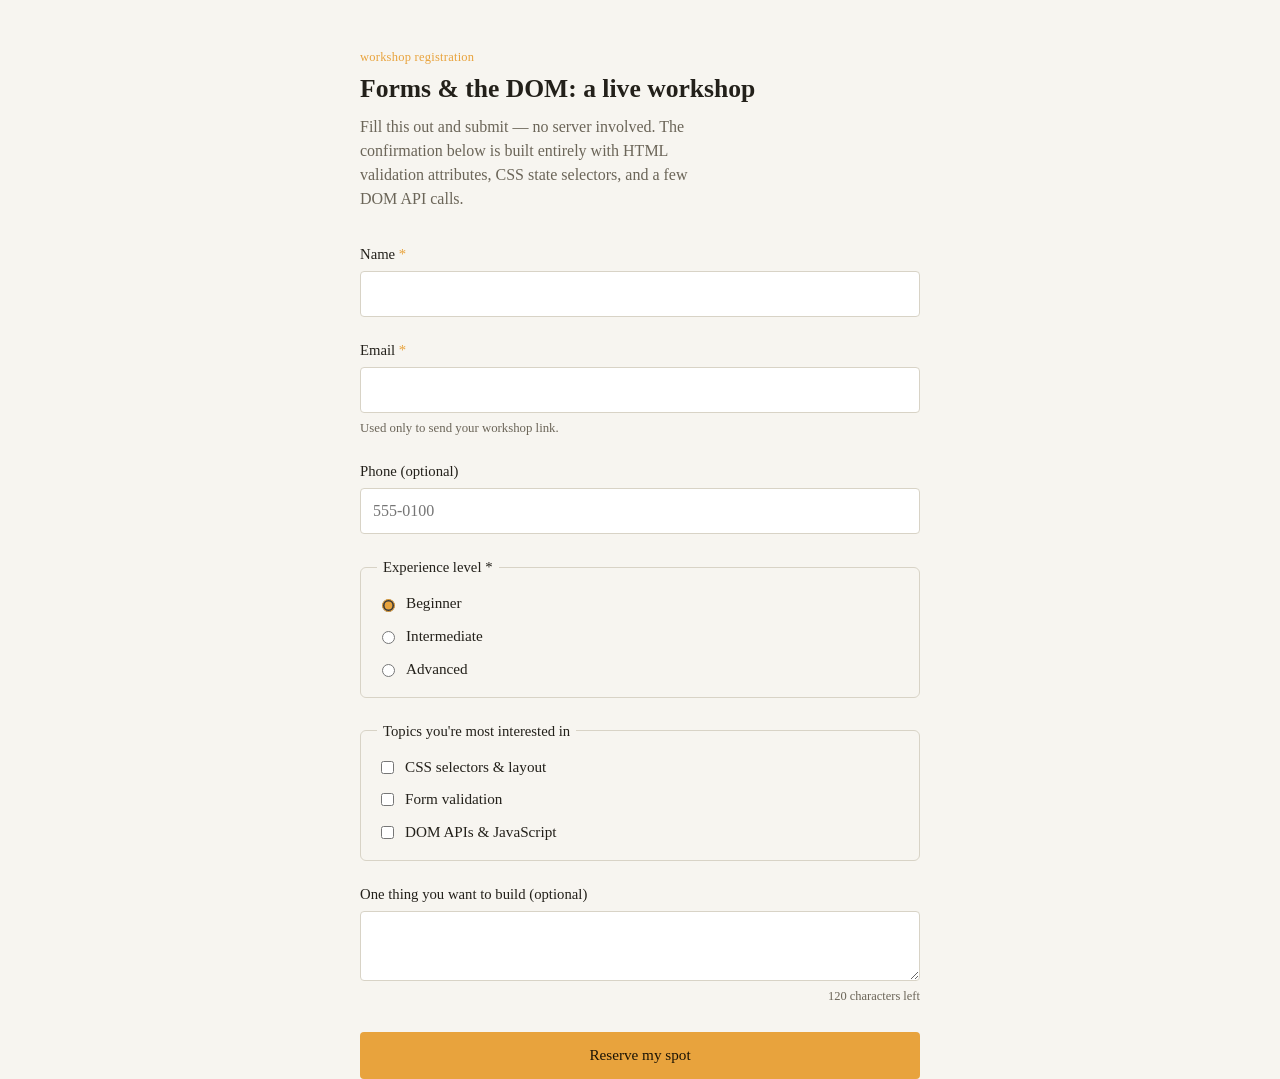
<file: Lesson 6(actually 5).html>
<!doctype html>
<html lang="en">
<head>
<meta charset="utf-8" />
<title>Sign up: Forms & the DOM Workshop</title>
<style>
  :root {
    --ink: #14181f;
    --panel: #1c2129;
    --line: #333a46;
    --text: #eceae3;
    --dim: #9aa1ad;
    --amber: #e8a33d;
    --amber-dim: #c98a2c;
    --good: #6fbf8b;
    --bad: #e2695f;
    padding-top: env(safe-area-inset-top, 0px);
    padding-bottom: env(safe-area-inset-bottom, 0px);
  }
  * { box-sizing: border-box; }
  html, body { height: 100%; }
  body {
    margin: 0;
    background: var(--ink);
    color: var(--text);
    line-height: 1.5;
    display: flex;
    justify-content: center;
    padding: 48px 20px;
  }
  main { width: 100%; max-width: 560px; }

  .eyebrow {

    font-size: 0.78rem;
    color: var(--amber);
    letter-spacing: 0.02em;
    margin: 0 0 6px;
  }
  h1 {

    font-weight: 700;
    font-size: 1.6rem;
    line-height: 1.25;
    margin: 0 0 10px;
  }
  .lede { color: var(--dim); margin: 0 0 32px; max-width: 46ch; }

  form { display: flex; flex-direction: column; gap: 22px; }

  .field { display: flex; flex-direction: column; gap: 6px; }
  label { font-size: 0.92rem; color: var(--text); }
  label .req { color: var(--amber); }

  input[type="text"],
  input[type="email"],
  input[type="tel"],
  textarea {
    font: inherit;
    font-size: 1rem;
    background: var(--panel);
    border: 1px solid var(--line);
    border-radius: 4px;
    color: var(--text);
    padding: 10px 12px;
    outline: none;
  }
  textarea { resize: vertical; min-height: 70px; }

  input:focus-visible, textarea:focus-visible {
    border-color: var(--amber);
    box-shadow: 0 0 0 1px var(--amber);
  }

  input.touched:invalid, textarea.touched:invalid { border-color: var(--bad); }
  input.touched:valid, textarea.touched:valid { border-color: var(--good); }

  .hint { font-size: 0.8rem; color: var(--dim); }
  .counter { font-size: 0.78rem; color: var(--dim); align-self: flex-end; }

  fieldset {
    border: 1px solid var(--line);
    border-radius: 6px;
    padding: 14px 16px 16px;
    margin: 0;
    display: flex;
    flex-direction: column;
    gap: 10px;
  }
  fieldset + fieldset { margin-top: 0; }
  legend {
    font-size: 0.92rem;
    padding: 0 6px;
  }
  .option { display: flex; align-items: center; gap: 8px; font-size: 0.95rem; }
  .option input { accent-color: var(--amber); }

  button[type="submit"] {
    font: inherit;
    font-size: 0.95rem;
    background: var(--amber);
    color: #1a1305;
    border: none;
    border-radius: 4px;
    padding: 12px 18px;
    cursor: pointer;
    margin-top: 4px;
  }
  button[type="submit"]:hover { background: var(--amber-dim); }
  button[type="submit"]:active { transform: translateY(1px); }


  #confirmation {
    display: none;
    border: 1px solid var(--good);
    border-radius: 6px;
    padding: 20px;
    background: var(--panel);
  }
  #confirmation h2 {
    color: var(--good);
    font-size: 1.1rem;
    margin: 0 0 12px;
  }
  #confirmation dl { margin: 0; }
  #confirmation dt { color: var(--dim); font-size: 0.8rem; margin-top: 10px; }
  #confirmation dd { margin: 2px 0 0; }

  @media (prefers-color-scheme: light) {
    :root:not([data-theme="dark"]) {
      --ink: #f7f5f0; --panel: #ffffff; --line: #d8d3c6; --text: #23201a; --dim: #6b6558;
    }
  }
</style>
</head>
<body>
<main>
  <p class="eyebrow">workshop registration</p>
  <h1>Forms &amp; the DOM: a live workshop</h1>
  <p class="lede">Fill this out and submit — no server involved. The confirmation below is built entirely with HTML validation attributes, CSS state selectors, and a few DOM API calls.</p>

  <form id="signup" novalidate>
    <div class="field">
      <label for="name">Name <span class="req">*</span></label>
      <input type="text" id="name" name="name" required minlength="2" autocomplete="name" />
    </div>

    <div class="field">
      <label for="email">Email <span class="req">*</span></label>
      <input type="email" id="email" name="email" required autocomplete="email" />
      <span class="hint">Used only to send your workshop link.</span>
    </div>

    <div class="field">
      <label for="phone">Phone (optional)</label>
      <input type="tel" id="phone" name="phone" pattern="[0-9 +().-]{7,}" placeholder="555-0100" />
    </div>

    <fieldset>
      <legend>Experience level <span class="req">*</span></legend>
      <label class="option"><input type="radio" name="level" value="beginner" required checked> Beginner</label>
      <label class="option"><input type="radio" name="level" value="intermediate"> Intermediate</label>
      <label class="option"><input type="radio" name="level" value="advanced"> Advanced</label>
    </fieldset>

    <fieldset>
      <legend>Topics you're most interested in</legend>
      <label class="option"><input type="checkbox" name="topics" value="CSS selectors"> CSS selectors &amp; layout</label>
      <label class="option"><input type="checkbox" name="topics" value="Form validation"> Form validation</label>
      <label class="option"><input type="checkbox" name="topics" value="DOM APIs"> DOM APIs &amp; JavaScript</label>
    </fieldset>

    <div class="field">
      <label for="bio">One thing you want to build (optional)</label>
      <textarea id="bio" name="bio" maxlength="120"></textarea>
      <output class="counter" for="bio" id="bioCount">120 characters left</output>
    </div>

    <button type="submit">Reserve my spot</button>
  </form>

  <div id="confirmation">
    <h2>You're in.</h2>
    <dl id="summary"></dl>
  </div>
</main>

<script>
  const form = document.getElementById('signup');
  const bio = document.getElementById('bio');
  const bioCount = document.getElementById('bioCount');
  const confirmation = document.getElementById('confirmation');
  const summary = document.getElementById('summary');


  bio.addEventListener('input', () => {
    const remaining = bio.maxLength - bio.value.length;
    bioCount.textContent = `${remaining} characters left`;
  });


  form.querySelectorAll('input, textarea').forEach((el) => {
    el.addEventListener('blur', () => el.classList.add('touched'));
  });

  form.addEventListener('submit', (event) => {
    event.preventDefault();


    form.querySelectorAll('input, textarea').forEach((el) => el.classList.add('touched'));

    if (!form.checkValidity()) {
      form.reportValidity();
      return;
    }

    const data = new FormData(form);
    const topics = data.getAll('topics');

    summary.innerHTML = `
      <dt>Name</dt><dd>${data.get('name')}</dd>
      <dt>Email</dt><dd>${data.get('email')}</dd>
      <dt>Phone</dt><dd>${data.get('phone') || '—'}</dd>
      <dt>Level</dt><dd>${data.get('level')}</dd>
      <dt>Topics</dt><dd>${topics.length ? topics.join(', ') : 'None selected'}</dd>
      <dt>Notes</dt><dd>${data.get('bio') || '—'}</dd>
    `;

    form.style.display = 'none';
    confirmation.style.display = 'block';
  });
</script>
</body>
</html>
</file>
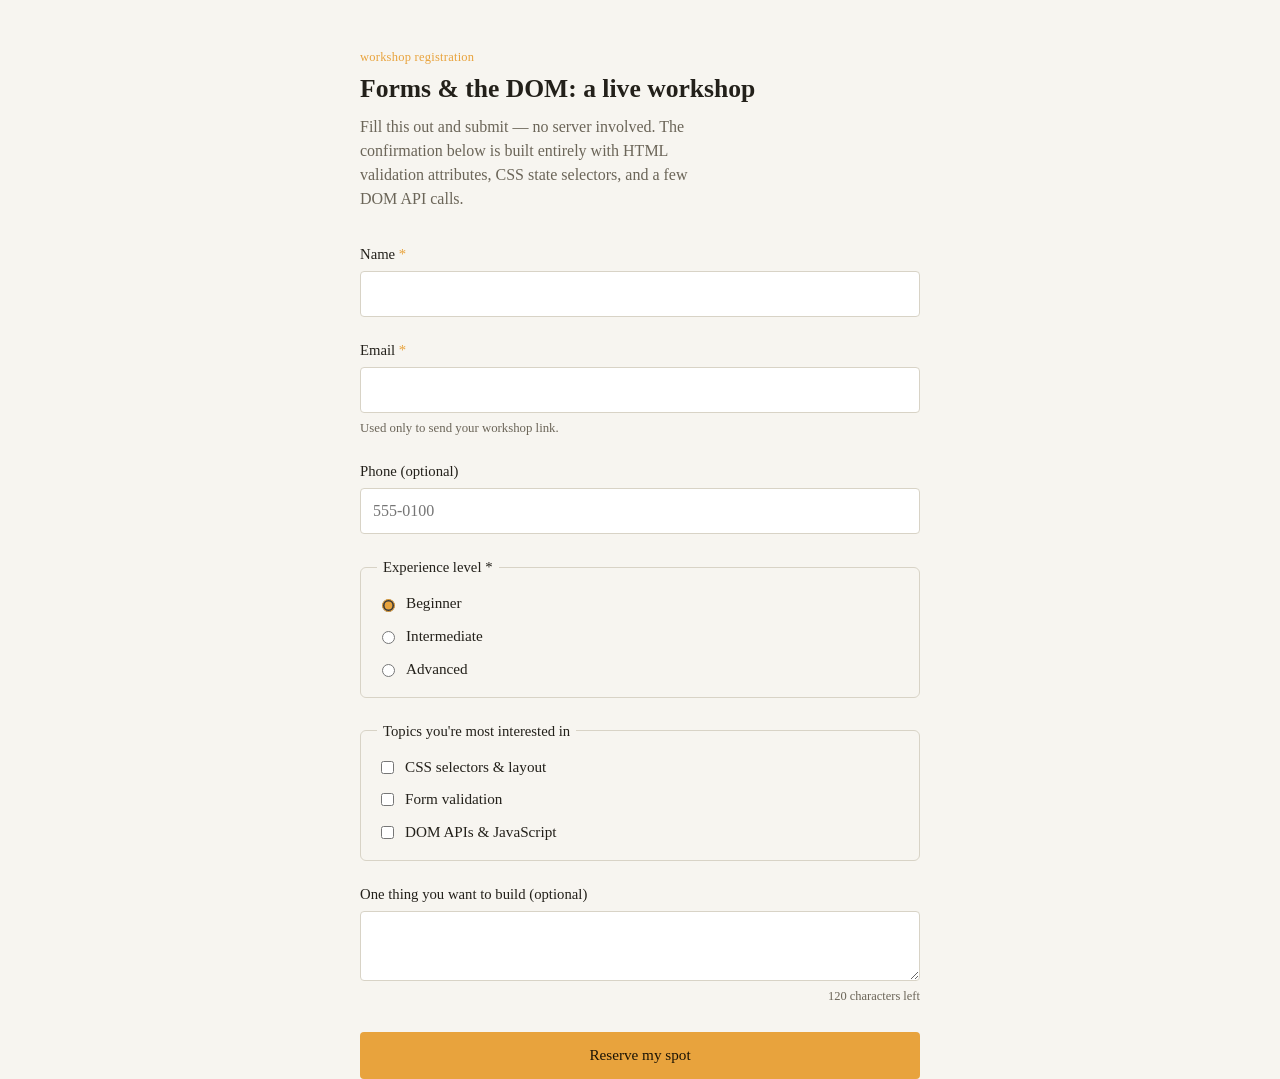
<file: Lesson 6.html>
<!doctype html>
<html lang="en">
<head>
<meta charset="utf-8" />
<title>Sign up: Forms & the DOM Workshop</title>
<style>
  :root {
    --ink: #14181f;
    --panel: #1c2129;
    --line: #333a46;
    --text: #eceae3;
    --dim: #9aa1ad;
    --amber: #e8a33d;
    --amber-dim: #c98a2c;
    --good: #6fbf8b;
    --bad: #e2695f;
    padding-top: env(safe-area-inset-top, 0px);
    padding-bottom: env(safe-area-inset-bottom, 0px);
  }
  * { box-sizing: border-box; }
  html, body { height: 100%; }
  body {
    margin: 0;
    background: var(--ink);
    color: var(--text);
    line-height: 1.5;
    display: flex;
    justify-content: center;
    padding: 48px 20px;
  }
  main { width: 100%; max-width: 560px; }

  .eyebrow {

    font-size: 0.78rem;
    color: var(--amber);
    letter-spacing: 0.02em;
    margin: 0 0 6px;
  }
  h1 {

    font-weight: 700;
    font-size: 1.6rem;
    line-height: 1.25;
    margin: 0 0 10px;
  }
  .lede { color: var(--dim); margin: 0 0 32px; max-width: 46ch; }

  form { display: flex; flex-direction: column; gap: 22px; }

  .field { display: flex; flex-direction: column; gap: 6px; }
  label { font-size: 0.92rem; color: var(--text); }
  label .req { color: var(--amber); }

  input[type="text"],
  input[type="email"],
  input[type="tel"],
  textarea {
    font: inherit;
    font-size: 1rem;
    background: var(--panel);
    border: 1px solid var(--line);
    border-radius: 4px;
    color: var(--text);
    padding: 10px 12px;
    outline: none;
  }
  textarea { resize: vertical; min-height: 70px; }

  input:focus-visible, textarea:focus-visible {
    border-color: var(--amber);
    box-shadow: 0 0 0 1px var(--amber);
  }
  /* only flag validity once the user has actually interacted */
  input.touched:invalid, textarea.touched:invalid { border-color: var(--bad); }
  input.touched:valid, textarea.touched:valid { border-color: var(--good); }

  .hint { font-size: 0.8rem; color: var(--dim); }
  .counter { font-size: 0.78rem; color: var(--dim); align-self: flex-end; }

  fieldset {
    border: 1px solid var(--line);
    border-radius: 6px;
    padding: 14px 16px 16px;
    margin: 0;
    display: flex;
    flex-direction: column;
    gap: 10px;
  }
  fieldset + fieldset { margin-top: 0; }
  legend {
    font-size: 0.92rem;
    padding: 0 6px;
  }
  .option { display: flex; align-items: center; gap: 8px; font-size: 0.95rem; }
  .option input { accent-color: var(--amber); }

  button[type="submit"] {
    font: inherit;
    font-size: 0.95rem;
    background: var(--amber);
    color: #1a1305;
    border: none;
    border-radius: 4px;
    padding: 12px 18px;
    cursor: pointer;
    margin-top: 4px;
  }
  button[type="submit"]:hover { background: var(--amber-dim); }
  button[type="submit"]:active { transform: translateY(1px); }

  /* confirmation panel */
  #confirmation {
    display: none;
    border: 1px solid var(--good);
    border-radius: 6px;
    padding: 20px;
    background: var(--panel);
  }
  #confirmation h2 {
    color: var(--good);
    font-size: 1.1rem;
    margin: 0 0 12px;
  }
  #confirmation dl { margin: 0; }
  #confirmation dt { color: var(--dim); font-size: 0.8rem; margin-top: 10px; }
  #confirmation dd { margin: 2px 0 0; }

  @media (prefers-color-scheme: light) {
    :root:not([data-theme="dark"]) {
      --ink: #f7f5f0; --panel: #ffffff; --line: #d8d3c6; --text: #23201a; --dim: #6b6558;
    }
  }
</style>
</head>
<body>
<main>
  <p class="eyebrow">workshop registration</p>
  <h1>Forms &amp; the DOM: a live workshop</h1>
  <p class="lede">Fill this out and submit — no server involved. The confirmation below is built entirely with HTML validation attributes, CSS state selectors, and a few DOM API calls.</p>

  <form id="signup" novalidate>
    <div class="field">
      <label for="name">Name <span class="req">*</span></label>
      <input type="text" id="name" name="name" required minlength="2" autocomplete="name" />
    </div>

    <div class="field">
      <label for="email">Email <span class="req">*</span></label>
      <input type="email" id="email" name="email" required autocomplete="email" />
      <span class="hint">Used only to send your workshop link.</span>
    </div>

    <div class="field">
      <label for="phone">Phone (optional)</label>
      <input type="tel" id="phone" name="phone" pattern="[0-9 +().-]{7,}" placeholder="555-0100" />
    </div>

    <fieldset>
      <legend>Experience level <span class="req">*</span></legend>
      <label class="option"><input type="radio" name="level" value="beginner" required checked> Beginner</label>
      <label class="option"><input type="radio" name="level" value="intermediate"> Intermediate</label>
      <label class="option"><input type="radio" name="level" value="advanced"> Advanced</label>
    </fieldset>

    <fieldset>
      <legend>Topics you're most interested in</legend>
      <label class="option"><input type="checkbox" name="topics" value="CSS selectors"> CSS selectors &amp; layout</label>
      <label class="option"><input type="checkbox" name="topics" value="Form validation"> Form validation</label>
      <label class="option"><input type="checkbox" name="topics" value="DOM APIs"> DOM APIs &amp; JavaScript</label>
    </fieldset>

    <div class="field">
      <label for="bio">One thing you want to build (optional)</label>
      <textarea id="bio" name="bio" maxlength="120"></textarea>
      <output class="counter" for="bio" id="bioCount">120 characters left</output>
    </div>

    <button type="submit">Reserve my spot</button>
  </form>

  <div id="confirmation">
    <h2>You're in.</h2>
    <dl id="summary"></dl>
  </div>
</main>

<script>
  const form = document.getElementById('signup');
  const bio = document.getElementById('bio');
  const bioCount = document.getElementById('bioCount');
  const confirmation = document.getElementById('confirmation');
  const summary = document.getElementById('summary');

  // live character counter using the maxlength attribute + Node API
  bio.addEventListener('input', () => {
    const remaining = bio.maxLength - bio.value.length;
    bioCount.textContent = `${remaining} characters left`;
  });

  // mark a field "touched" on blur so :invalid styling doesn't show before the user interacts
  form.querySelectorAll('input, textarea').forEach((el) => {
    el.addEventListener('blur', () => el.classList.add('touched'));
  });

  form.addEventListener('submit', (event) => {
    event.preventDefault();

    // mark everything touched so any remaining errors are visible
    form.querySelectorAll('input, textarea').forEach((el) => el.classList.add('touched'));

    if (!form.checkValidity()) {
      form.reportValidity();
      return;
    }

    const data = new FormData(form);
    const topics = data.getAll('topics');

    summary.innerHTML = `
      <dt>Name</dt><dd>${data.get('name')}</dd>
      <dt>Email</dt><dd>${data.get('email')}</dd>
      <dt>Phone</dt><dd>${data.get('phone') || '—'}</dd>
      <dt>Level</dt><dd>${data.get('level')}</dd>
      <dt>Topics</dt><dd>${topics.length ? topics.join(', ') : 'None selected'}</dd>
      <dt>Notes</dt><dd>${data.get('bio') || '—'}</dd>
    `;

    form.style.display = 'none';
    confirmation.style.display = 'block';
  });
</script>
</body>
</html>
</file>
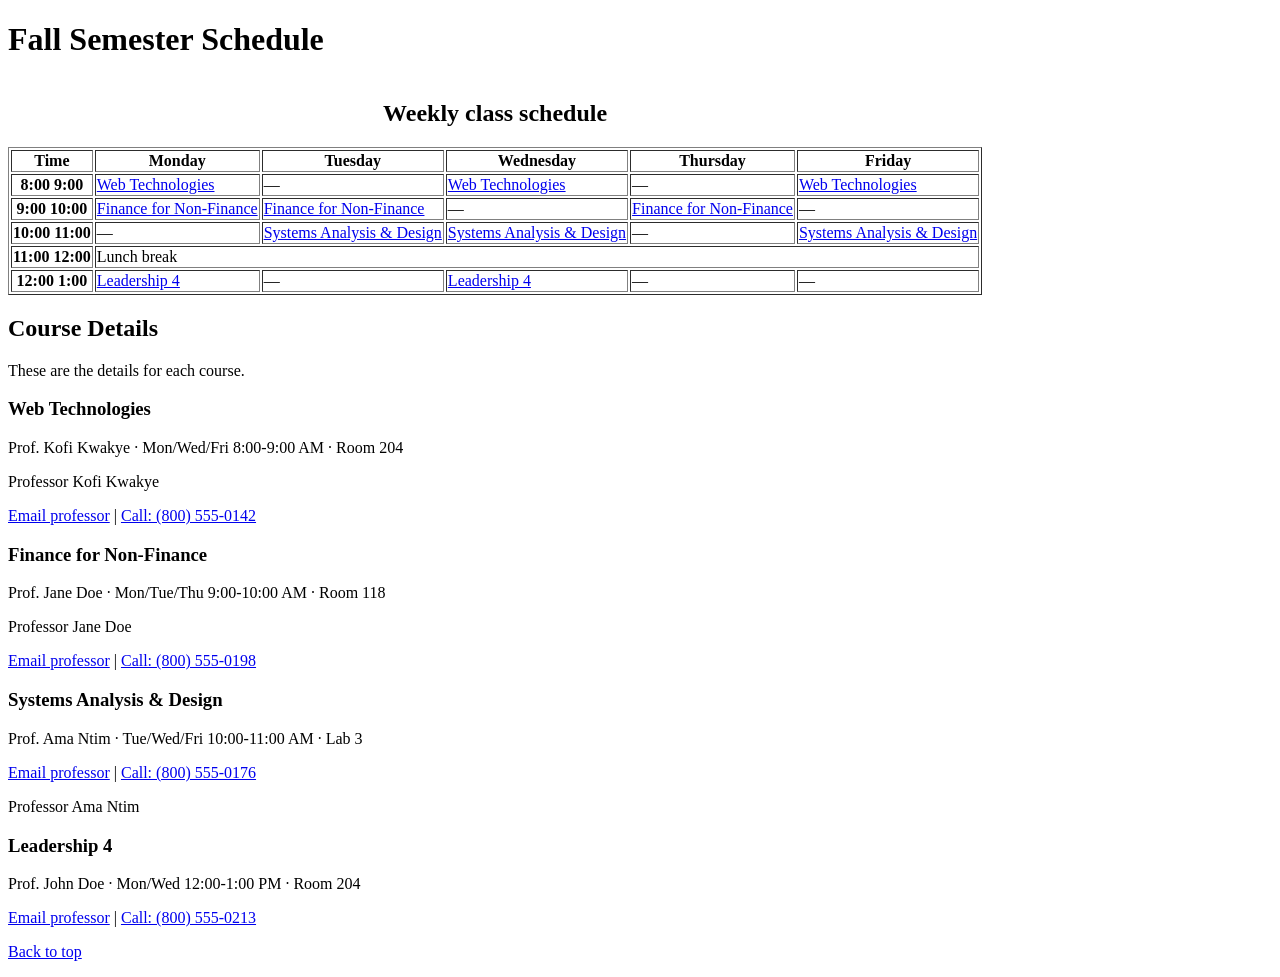
<file: lesson_4_lab.html>
<!DOCTYPE html>
<html lang="en">

<head>
    <meta charset="UTF-8" />
    <title>Class Schedule</title>
</head>

<body id="top">

    <h1>Fall Semester Schedule</h1>

    <table border="1">
        <caption><h2>Weekly class schedule</h2></caption>
        <thead>
            <tr>
                <th scope="col">Time</th>
                <th scope="col">Monday</th>
                <th scope="col">Tuesday</th>
                <th scope="col">Wednesday</th>
                <th scope="col">Thursday</th>
                <th scope="col">Friday</th>
            </tr>
        </thead>
        <tbody>
            <tr>
                <th scope="row">8:00  9:00</th>
                <td><a href="#web-tech">Web Technologies</a></td>
                <td>—</td>
                <td><a href="#web-tech">Web Technologies</a></td>
                <td>—</td>
                <td><a href="#web-tech">Web Technologies</a></td>
            </tr>
            <tr>
                <th scope="row">9:00  10:00</th>
                <td><a href="#finance">Finance for Non-Finance</a></td>
                <td><a href="#finance">Finance for Non-Finance</a></td>
                <td>—</td>
                <td><a href="#finance">Finance for Non-Finance</a></td>
                <td>—</td>
            </tr>
            <tr>
                <th scope="row">10:00  11:00</th>
                <td>—</td>
                <td><a href="#systems">Systems Analysis &amp; Design</a></td>
                <td><a href="#systems">Systems Analysis &amp; Design</a></td>
                <td>—</td>
                <td><a href="#systems">Systems Analysis &amp; Design</a></td>
            </tr>
            <tr>
                <th scope="row">11:00  12:00</th>
                <td colspan="5">Lunch break</td>
            </tr>
            <tr>
                <th scope="row">12:00  1:00</th>
                <td><a href="#leadership">Leadership 4</a></td>
                <td>—</td>
                <td><a href="#leadership">Leadership 4</a></td>
                <td>—</td>
                <td>—</td>
            </tr>
        </tbody>
    </table>

    <h2>Course Details</h2>
    <p>These are the details for each course.</p>

    <h3 id="web-tech">Web Technologies</h3>
    <p>Prof. Kofi Kwakye &middot; Mon/Wed/Fri 8:00-9:00 AM &middot; Room 204</p>
    <p>Professor Kofi Kwakye</p>
    <p><a href="mailto:k.kwakye@example.edu">Email professor</a> | <a href="tel:8005550142">Call: (800) 555-0142</a></p>

    <h3 id="finance">Finance for Non-Finance</h3>
    <p>Prof. Jane Doe &middot; Mon/Tue/Thu 9:00-10:00 AM &middot; Room 118</p>
    <p>Professor Jane Doe</p>
    <p><a href="mailto:j.doe@example.edu">Email professor</a> | <a href="tel:8005550198">Call: (800) 555-0198</a></p>

    <h3 id="systems">Systems Analysis &amp; Design</h3>
    <p>Prof. Ama Ntim &middot; Tue/Wed/Fri 10:00-11:00 AM &middot; Lab 3</p>
   
    <p><a href="mailto:a.ntim@example.edu">Email professor</a> | <a href="tel:8005550176">Call: (800) 555-0176</a></p>
    <p>Professor Ama Ntim</p>

    <h3 id="leadership">Leadership 4</h3>
    <p>Prof. John Doe &middot; Mon/Wed 12:00-1:00 PM &middot; Room 204</p>
   
    <p><a href="mailto:j.doe@example.edu">Email professor</a> | <a href="tel:8005550213">Call: (800) 555-0213</a></p>

    <p><a href="#top">Back to top</a></p>

</body>

</html>
</file>
<file: lesson_7/styles.css>
html {
  box-sizing: border-box;
  font-size: 1em;
}
*, *::before, *::after {
  box-sizing: inherit;
}
body {
  font-family: sans-serif;
  margin: 0;
  padding: 0;
  background-color: #15110f;
  color: #f4e7d0;
}
main {
  max-width: 900px;
  margin: 0 auto;
  padding: 1em 1.5em 3em;
}
section {
  margin-bottom: 3em;
}
code {
  background: #2a201b;
  padding: 0.1em 0.4em;
  border-radius: 3px;
}

header {
  background-color: #0d0b0a;
  color: #f4e7d0;
  padding: 1.5em;
}
header h1 {
  margin: 0 0 0.5em;
  font-size: calc(1.5rem + 2vw);
}
.nav-list {
  list-style: none;
  display: flex;
  flex-wrap: wrap;
  gap: 0.5em;
  margin: 0;
  padding: 0;
}
.nav-list a {
  display: inline-block;
  color: #15110f;
  text-decoration: none;
  padding: 0.5em 1em;
  background-color: #b8322a;
  border-radius: 4px;
}
.nav-list a:hover {
  background-color: #d94a3f;
}

.box-demo {
  display: flex;
  flex-wrap: wrap;
  gap: 2em;
}
.box {
  width: 300px;
  padding: 20px;
  margin: 10px;
  border: 5px solid #8f2d24;
  background-color: #2a201b;
}
.alternate {
  box-sizing: border-box;
}


.container {
  border: 3px solid #b8322a;
  padding: 10px;
}
.container p {
  background-color: #211915;
  border: 2px solid #8f2d24;
  padding: 10px;
}
.p-one {
  margin-bottom: 50px;
}
.p-two {
  margin-top: 30px;
}


.block-box {
  display: block;
  border: 2px solid #8f2d24;
  padding: 0.5em;
  background-color: #3a2116;
}
.inline-box {
  background-color: #32251d;
  padding: 10px;
  border: 2px solid #b8322a;
}
.inline-block-box {
  display: inline-block;
  background-color: #32251d;
  padding: 10px;
  border: 2px solid #b8322a;
}


.wrapper {
  display: block;
}
.col1, .col2 {
  background-color: #211915;
  padding: 1em;
  margin-bottom: 1em;
}
.col2 img {
  max-width: 100%;
  height: auto;
  display: block;
}


@media screen and (width >= 600px) {
  .wrapper {
    display: grid;
    grid-template-columns: 1fr 1fr;
    gap: 1.5em;
  }
}


footer {
  text-align: center;
  padding: 1.5em;
  background-color: #0d0b0a;
  color: #f4e7d0;
}
</file>
<file: Synthesis/styles.css>
:root {
  --bg: #eef1f4;
  --panel: #fff;
  --ink: #1b2430;
  --dim: #5b6675;
  --line: #d3d9e0;
  --m: #f6c48b;
  --b: #f5de8a;
  --p: #b9d18a;
  --c: #8bb7c6;
  --accent: #2f5d8a;
  --bad: #c4473d;
  --good: #2f8a57;
  box-sizing: border-box;
  padding-top: env(safe-area-inset-top, 0px);
  padding-bottom: env(safe-area-inset-bottom, 0px);
}

@media (prefers-color-scheme: dark) {
  :root:not([data-theme="light"]) {
    --bg: #12171e;
    --panel: #1b222c;
    --ink: #e8ecf1;
    --dim: #97a3b3;
    --line: #2f3945;
    --m: #b57a3c;
    --b: #b79a32;
    --p: #6f8f3e;
    --c: #3f7385;
    --accent: #7fb0dc;
  }
}

:root[data-theme="dark"] {
  --bg: #12171e;
  --panel: #1b222c;
  --ink: #e8ecf1;
  --dim: #97a3b3;
  --line: #2f3945;
  --m: #b57a3c;
  --b: #b79a32;
  --p: #6f8f3e;
  --c: #3f7385;
  --accent: #7fb0dc;
}

* {
  box-sizing: border-box;
}

html {
  scroll-padding-top: env(safe-area-inset-top, 0px);
  scroll-behavior: smooth;
}

body {
  margin: 0;
  background: var(--bg);
  color: var(--ink);
  font-family: "Bricolage Grotesque", system-ui, sans-serif;
  line-height: 1.55;
}

a {
  color: var(--accent);
}

:focus-visible {
  outline: 3px solid var(--accent);
  outline-offset: 2px;
}

.wrap {
  max-width: 960px;
  margin: 0 auto;
  padding: 0 20px;
}

header.top {
  display: flex;
  justify-content: space-between;
  align-items: center;
  padding: 18px 0;
  gap: 12px;
  flex-wrap: wrap;
}

header.top strong {
  font-weight: 800;
  font-size: 1.1rem;
}

nav a {
  margin-left: 16px;
  text-decoration: none;
  color: var(--ink);
}

nav a:hover {
  text-decoration: underline;
}

button,
.btn {
  font: inherit;
  cursor: pointer;
  border: 1px solid var(--ink);
  background: transparent;
  color: var(--ink);
  border-radius: 6px;
  padding: 6px 12px;
}

button.primary {
  background: var(--ink);
  color: var(--bg);
}

h1 {
  font-size: clamp(2.4rem, 7vw, 4.6rem);
  line-height: 1;
  font-weight: 800;
  margin: 24px 0 14px;
  letter-spacing: -0.03em;
}

h2 {
  font-size: 1.7rem;
  margin: 0 0 6px;
  font-weight: 800;
  letter-spacing: -0.02em;
}

section {
  padding: 56px 0 8px;
}

.lede {
  color: var(--dim);
  max-width: 56ch;
  margin: 0 0 24px;
}

.hero {
  display: grid;
  grid-template-columns: 1fr;
  gap: 28px;
  align-items: center;
  padding-top: 16px;
}

@media (min-width: 800px) {
  .hero {
    grid-template-columns: 1fr 1.05fr;
  }
}

.lab {
  background: var(--panel);
  border: 1px solid var(--line);
  border-radius: 10px;
  padding: 20px;
}

/* box model playground */
.stage {
  display: grid;
  place-items: center;
  min-height: 300px;
  overflow: hidden;
  background:
    repeating-linear-gradient(
      0deg,
      transparent 0 19px,
      var(--line) 19px 20px
    ),
    repeating-linear-gradient(
      90deg,
      transparent 0 19px,
      var(--line) 19px 20px
    );
  border-radius: 8px;
}

#L-m {
  background: var(--m);
}

#L-b {
  background: var(--b);
}

#L-p {
  background: var(--p);
}

#L-c {
  background: var(--c);
  display: grid;
  place-items: center;
  font-size: 0.8rem;
  color: #10202a;
  text-align: center;
  overflow: hidden;
}

.ctrl {
  display: grid;
  grid-template-columns: 70px 1fr 36px;
  gap: 8px;
  align-items: center;
  margin-top: 10px;
  font-size: 0.9rem;
}

.ctrl input {
  width: 100%;
  accent-color: var(--accent);
}

.read {
  margin: 12px 0 0;
  font-size: 0.9rem;
  color: var(--dim);
}

.seg {
  display: flex;
  gap: 8px;
  margin-top: 14px;
}

.seg button[aria-pressed="true"] {
  background: var(--ink);
  color: var(--bg);
}

/* schedule */
.scroll {
  overflow-x: auto;
}

table {
  border-collapse: collapse;
  width: 100%;
  min-width: 560px;
  background: var(--panel);
}

caption {
  text-align: left;
  padding: 0 0 10px;
  color: var(--dim);
}

th,
td {
  border: 1px solid var(--line);
  padding: 9px 10px;
  text-align: left;
  font-size: 0.92rem;
}

thead th {
  background: var(--bg);
}

td[colspan] {
  text-align: center;
  color: var(--dim);
  background: var(--bg);
}

.courses {
  display: grid;
  gap: 12px;
  grid-template-columns: repeat(auto-fit, minmax(220px, 1fr));
  margin-top: 20px;
}

.course {
  background: var(--panel);
  border: 1px solid var(--line);
  border-left: 6px solid var(--line);
  border-radius: 8px;
  padding: 14px;
}

.course:target {
  border-left-color: var(--accent);
  box-shadow: 0 0 0 2px var(--accent);
}

.course h3 {
  margin: 0 0 4px;
  font-size: 1.05rem;
}

.course p {
  margin: 0 0 6px;
  font-size: 0.88rem;
  color: var(--dim);
}

/* form */
form {
  display: grid;
  gap: 16px;
}

.field {
  display: grid;
  gap: 5px;
}

label {
  font-size: 0.92rem;
}

input[type="text"],
input[type="email"],
input[type="tel"],
textarea {
  font: inherit;
  background: var(--bg);
  color: var(--ink);
  border: 1px solid var(--line);
  border-radius: 6px;
  padding: 9px 11px;
}

.touched:invalid {
  border-color: var(--bad);
}

.touched:valid {
  border-color: var(--good);
}

fieldset {
  border: 1px solid var(--line);
  border-radius: 8px;
  padding: 10px 14px;
  display: grid;
  gap: 6px;
}

.hint {
  font-size: 0.8rem;
  color: var(--dim);
}

#done {
  display: none;
  border: 1px solid var(--good);
  border-radius: 8px;
  padding: 16px;
}

#done dt {
  color: var(--dim);
  font-size: 0.8rem;
  margin-top: 8px;
}

#done dd {
  margin: 0;
}

/* progress */
.labs {
  display: grid;
  gap: 10px;
  grid-template-columns: repeat(auto-fill, minmax(250px, 1fr));
  list-style: none;
  padding: 0;
  margin: 0;
}

.labs li {
  background: var(--panel);
  border: 1px solid var(--line);
  border-radius: 8px;
  padding: 12px 14px;
}

.labs b {
  display: block;
}

.labs span {
  font-size: 0.85rem;
  color: var(--dim);
}

.labs li[data-s="unread"] {
  border-style: dotted;
}

.labs li[data-s="waiting"] {
  border-style: dashed;
  opacity: 0.7;
}

.labs li[data-s="done"] {
  border-left: 6px solid var(--good);
}

footer {
  padding: 48px 0 60px;
  color: var(--dim);
  font-size: 0.9rem;
}

.page {
  display: none;
}

.page.on {
  display: block;
}

nav {
  display: flex;
  flex-wrap: wrap;
  gap: 4px 14px;
  align-items: center;
}

nav a {
  margin: 0;
  padding: 4px 0;
  border-bottom: 2px solid transparent;
}

nav a[aria-current="page"] {
  border-bottom-color: var(--accent);
  font-weight: 600;
}

.cards {
  display: grid;
  gap: 12px;
  grid-template-columns: repeat(auto-fit, minmax(220px, 1fr));
}

.cards a.card {
  display: block;
  text-decoration: none;
  color: var(--ink);
  background: var(--panel);
  border: 1px solid var(--line);
  border-radius: 8px;
  padding: 14px;
}

.cards a.card:hover {
  border-color: var(--accent);
}

.cards b {
  display: block;
}

.cards span {
  font-size: 0.85rem;
  color: var(--dim);
}

/* responsive lab */
#frame {
  container-type: inline-size;
  resize: horizontal;
  overflow: auto;
  max-width: 100%;
  border: 2px dashed var(--line);
  border-radius: 8px;
  padding: 12px;
  background: var(--panel);
}

#frame .g {
  display: grid;
  gap: 10px;
  grid-template-columns: 1fr;
}

@container (min-width: 420px) {
  #frame .g {
    grid-template-columns: repeat(2, 1fr);
  }
}

@container (min-width: 640px) {
  #frame .g {
    grid-template-columns: repeat(3, 1fr);
  }
}

#frame .g div {
  background: var(--c);
  color: #10202a;
  border-radius: 6px;
  padding: 18px;
  text-align: center;
}

.fluid {
  font-size: clamp(1.1rem, 2vw + 0.6rem, 2.2rem);
  font-weight: 800;
  margin: 12px 0 0;
}

.disp span {
  padding: 6px 10px;
  margin: 4px;
  border: 1px solid var(--line);
  background: var(--panel);
}

.disp .bl {
  display: block;
}

.disp .il {
  display: inline;
}

.disp .ib {
  display: inline-block;
  width: 90px;
  height: 40px;
}

/* validity lab */
.flag {
  display: inline-block;
  margin: 3px;
  padding: 2px 8px;
  border-radius: 99px;
  border: 1px solid var(--line);
  font-size: 0.8rem;
  color: var(--dim);
}

.flag.on {
  background: var(--bad);
  color: #fff;
  border-color: var(--bad);
}

.flag.ok {
  background: var(--good);
  color: #fff;
  border-color: var(--good);
}

/* quiz */
.opt {
  display: block;
  width: 100%;
  text-align: left;
  margin: 6px 0;
}

.opt.right {
  border-color: var(--good);
  background: var(--good);
  color: #fff;
}

.opt.wrong {
  border-color: var(--bad);
  background: var(--bad);
  color: #fff;
}

/* gallery */
.gal {
  display: grid;
  gap: 14px;
  grid-template-columns: repeat(auto-fill, minmax(200px, 1fr));
}

.gal figure {
  margin: 0;
  background: var(--panel);
  border: 1px solid var(--line);
  border-radius: 8px;
  overflow: hidden;
}

.gal img {
  display: block;
  width: 100%;
  height: auto;
}

.gal figcaption {
  padding: 8px 12px;
  font-size: 0.88rem;
}

@media (prefers-reduced-motion: reduce) {
  html {
    scroll-behavior: auto;
  }
}

/* ---- fluid layer ---- */
:root {
  --r: 22px;
  --glass: color-mix(in srgb, var(--panel) 68%, transparent);
  --ease: cubic-bezier(0.22, 1, 0.36, 1);
}

body {
  overflow-x: hidden;
}

.blobs {
  position: fixed;
  inset: 0;
  z-index: 0;
  overflow: hidden;
  pointer-events: none;
}

.blobs i {
  position: absolute;
  width: min(60vw, 520px);
  aspect-ratio: 1;
  border-radius: 46% 54% 58% 42% / 48% 42% 58% 52%;
  filter: blur(70px);
  opacity: 0.55;
  animation:
    drift 22s ease-in-out infinite alternate,
    morph 14s ease-in-out infinite;
}

.blobs i:nth-child(1) {
  background: var(--m);
  top: -12%;
  left: -10%;
}

.blobs i:nth-child(2) {
  background: var(--c);
  top: 25%;
  right: -15%;
  animation-duration: 28s, 17s;
}

.blobs i:nth-child(3) {
  background: var(--p);
  bottom: -18%;
  left: 20%;
  animation-duration: 25s, 19s;
}

@keyframes drift {
  to {
    transform: translate(8vw, 6vh) rotate(25deg) scale(1.15);
  }
}

@keyframes morph {
  50% {
    border-radius: 58% 42% 40% 60% / 55% 60% 40% 45%;
  }
}

.wrap {
  position: relative;
  z-index: 1;
}

header.top {
  position: sticky;
  top: calc(env(safe-area-inset-top, 0px) + 8px);
  z-index: 5;
  margin-top: 8px;
  padding: 10px 18px;
  background: var(--glass);
  backdrop-filter: blur(14px) saturate(1.4);
  -webkit-backdrop-filter: blur(14px) saturate(1.4);
  border: 1px solid var(--line);
  border-radius: 12px;
}
</file>
